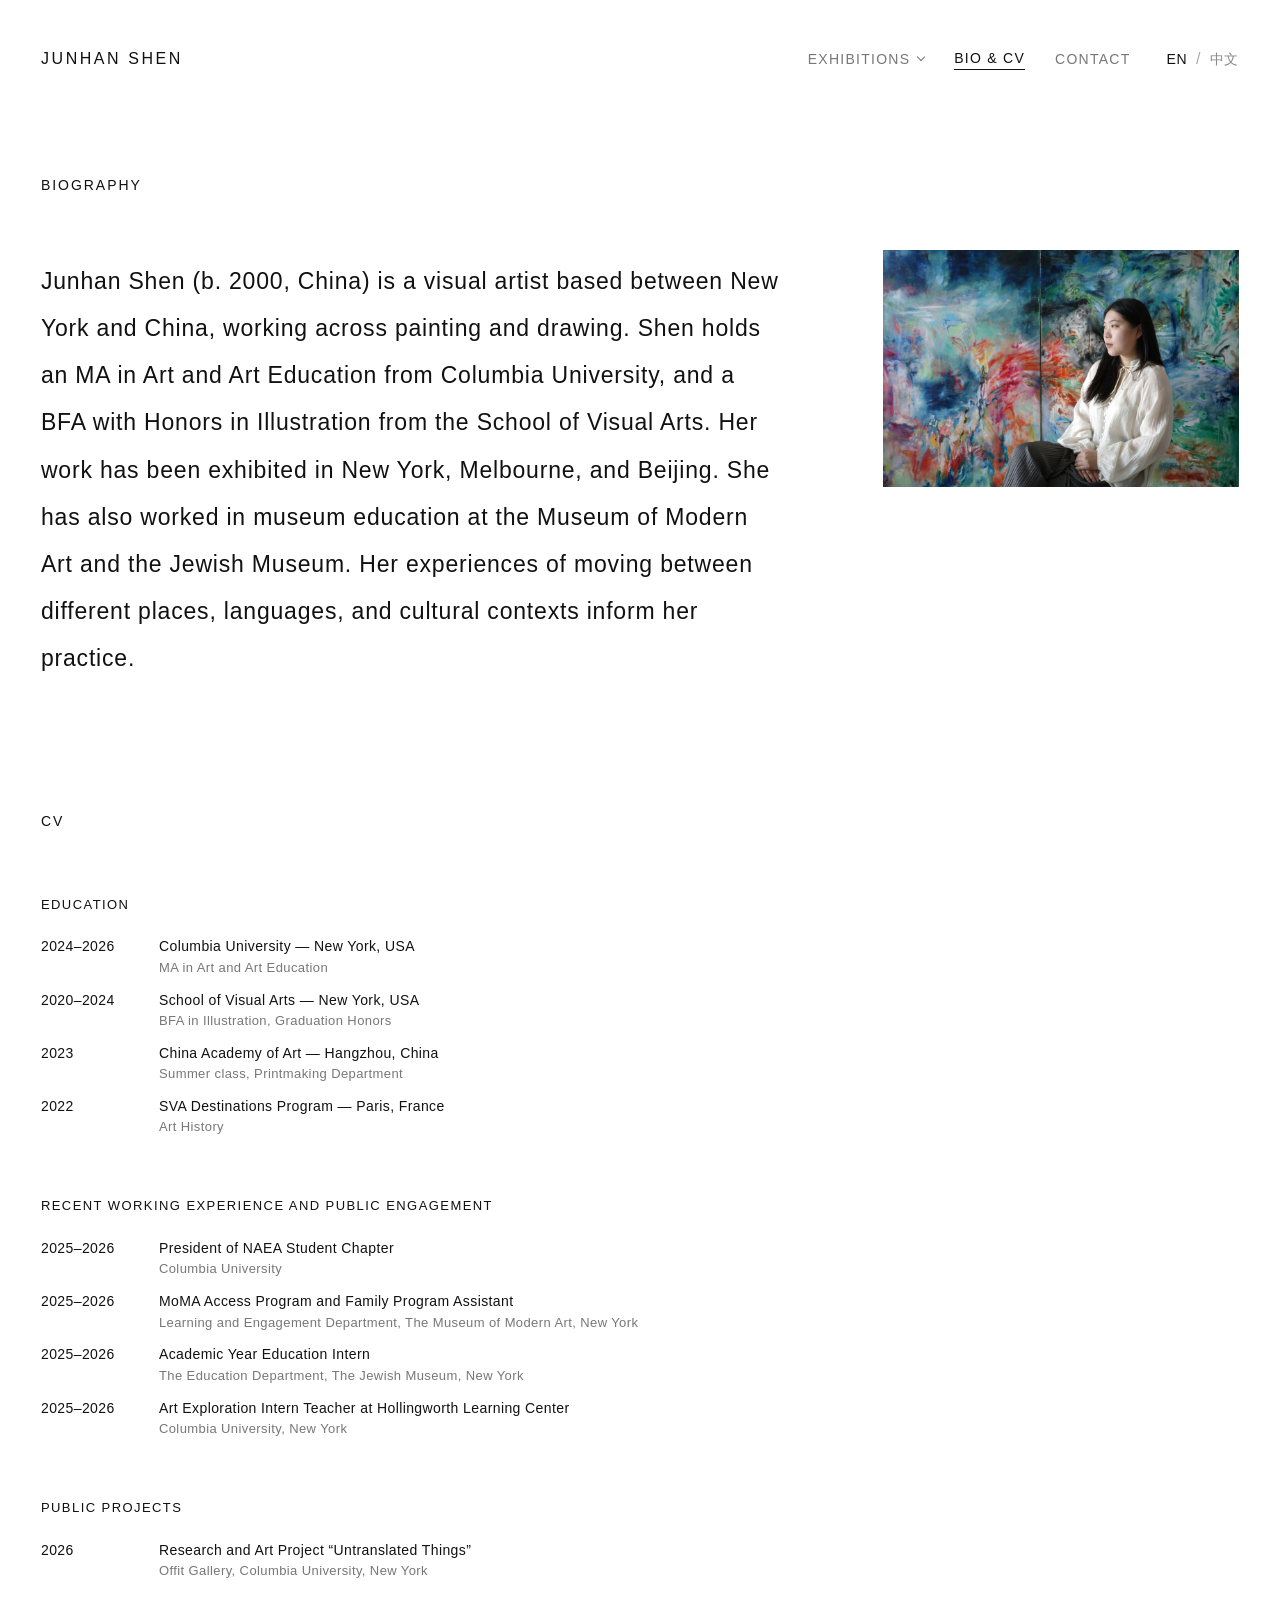
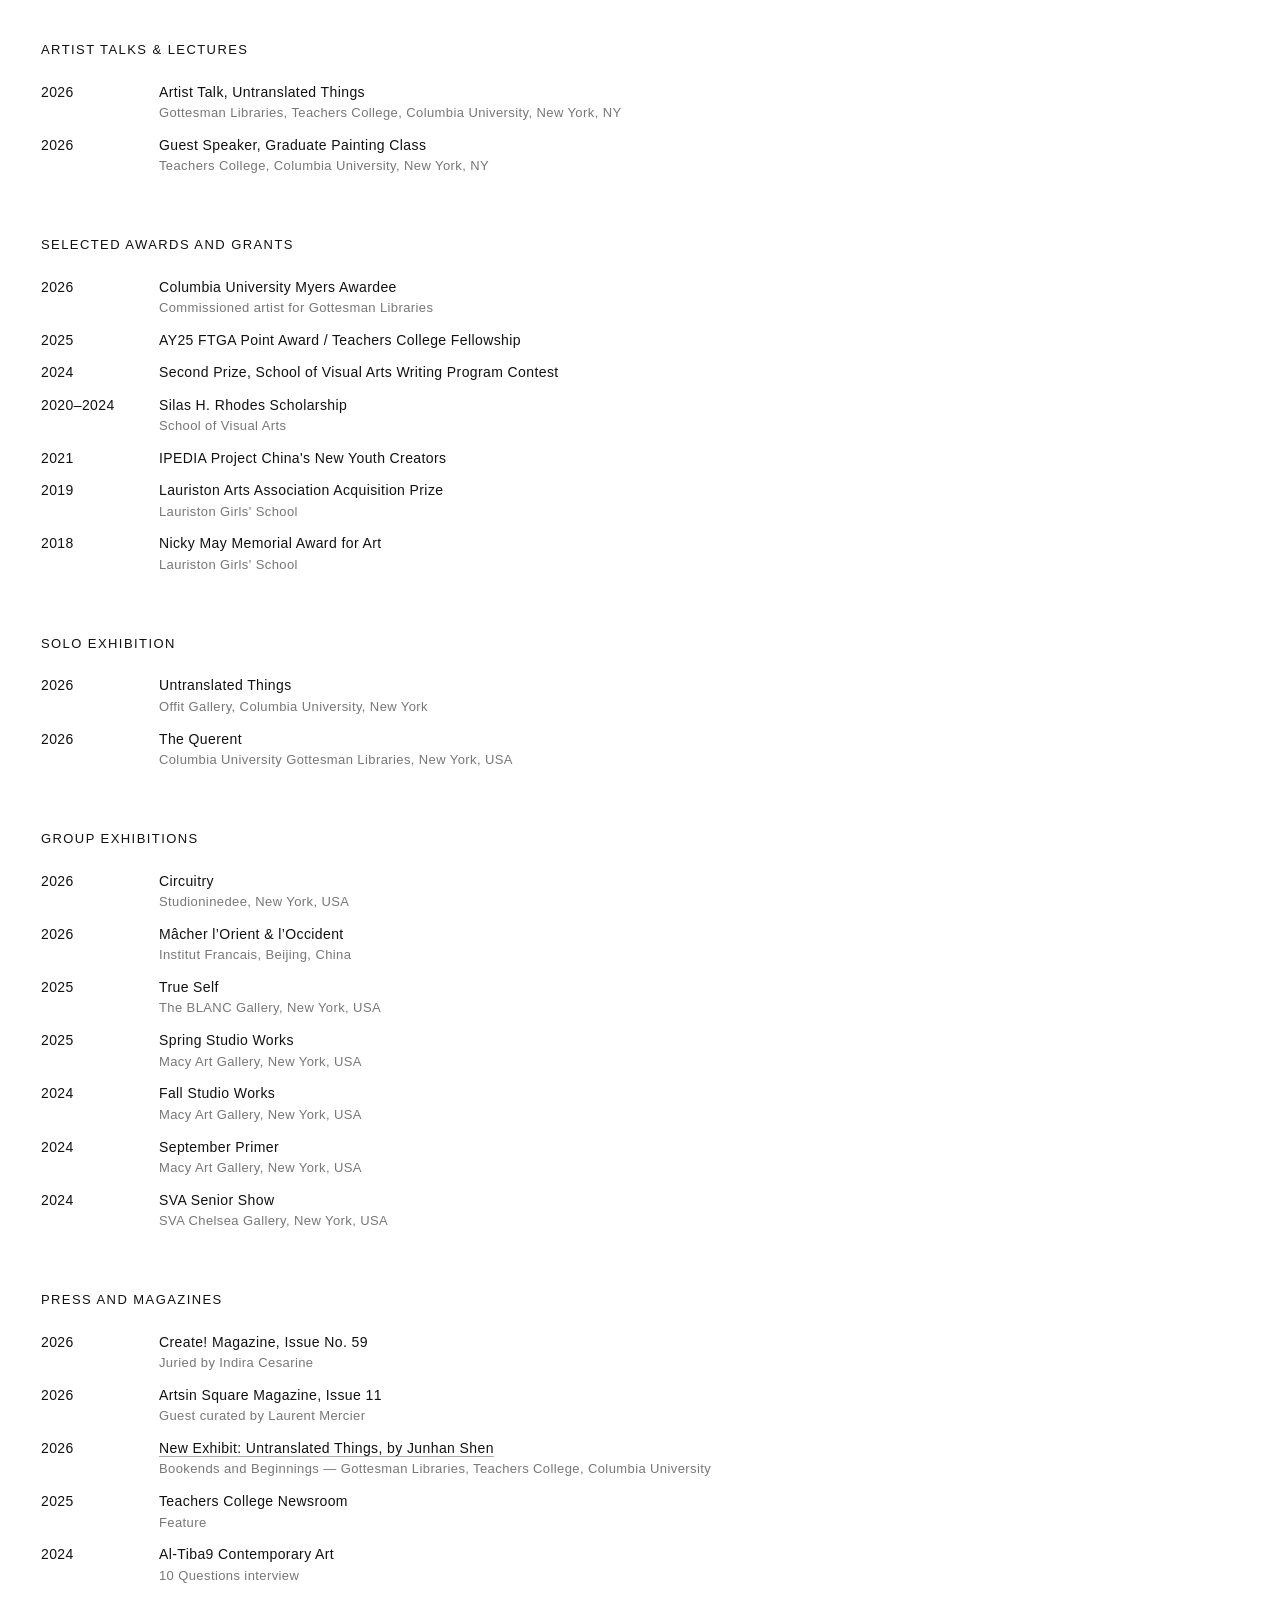
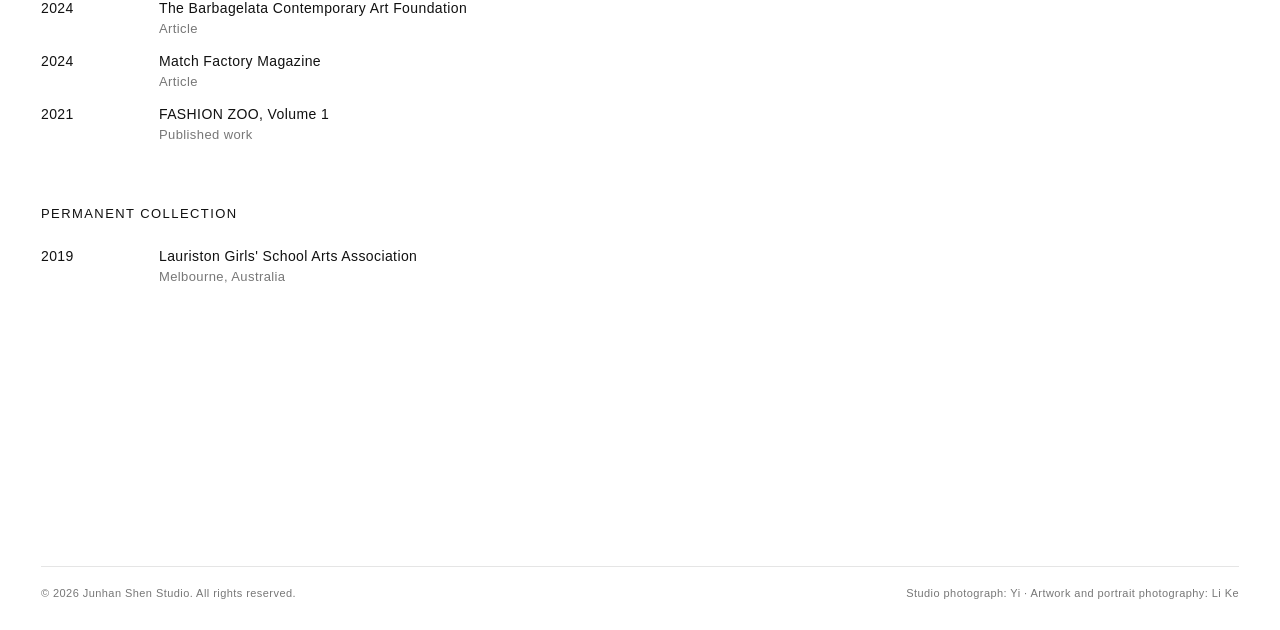
<file: biography.html>
<!doctype html><html lang="en"><head><meta charset="utf-8"><meta name="viewport" content="width=device-width,initial-scale=1"><title data-en="Biography &amp; CV — Junhan Shen" data-zh="简介与简历 — 沈隽涵">Biography &amp; CV — Junhan Shen</title><link rel="stylesheet" href="style.css?v=20261024-mobile-menu-fix"></head><body><header class="site-header"><a class="name" href="index.html">JUNHAN SHEN</a><button class="menu" type="button" aria-label="Toggle menu" data-label-en="Toggle menu" data-label-zh="切换菜单" data-en="Menu" data-zh="菜单" aria-expanded="false" aria-controls="main-navigation">Menu</button><nav id="main-navigation" aria-label="Main navigation" data-label-en="Main navigation" data-label-zh="主导航"><div class="nav-exhibitions"><button type="button" class="nav-exhibitions-toggle" aria-expanded="false" aria-controls="exhibition-menu" data-en="Exhibitions" data-zh="展览">Exhibitions</button><div class="exhibition-menu" id="exhibition-menu" hidden><a href="untranslated-things.html" data-en="Untranslated Things" data-zh="Untranslated Things（未译之物）">Untranslated Things</a><a href="circuitry.html">Circuitry</a></div></div><a href="biography.html" data-en="Bio &amp; CV" data-zh="简介与简历">Bio &amp; CV</a><a href="contact.html" data-en="Contact" data-zh="联系">Contact</a><span class="lang"><button type="button" data-lang="en">EN</button><i>/</i><button type="button" data-lang="zh">中文</button></span></nav></header><main class="page biography-page"><div class="bio-layout"><section aria-labelledby="bio-heading"><h1 class="page-title" id="bio-heading" data-en="Biography" data-zh="艺术家简介">Biography</h1><p class="bio-copy" data-en="Junhan Shen (b. 2000, China) is a visual artist based between New York and China, working across painting and drawing. Shen holds an MA in Art and Art Education from Columbia University, and a BFA with Honors in Illustration from the School of Visual Arts. Her work has been exhibited in New York, Melbourne, and Beijing. She has also worked in museum education at the Museum of Modern Art and the Jewish Museum. Her experiences of moving between different places, languages, and cultural contexts inform her practice." data-zh="沈隽涵（2000年生于中国）是一位在纽约与中国两地生活和创作的视觉艺术家，主要从事绘画与素描创作。她获哥伦比亚大学艺术与艺术教育硕士学位，以及纽约视觉艺术学院插画专业荣誉学士学位。她的作品曾在纽约、墨尔本和北京展出，并曾在纽约现代艺术博物馆及犹太博物馆从事博物馆教育工作。她在不同地域、语言与文化语境之间迁移的经历持续影响着她的艺术实践。">Junhan Shen (b. 2000, China) is a visual artist based between New York and China, working across painting and drawing. Shen holds an MA in Art and Art Education from Columbia University, and a BFA with Honors in Illustration from the School of Visual Arts. Her work has been exhibited in New York, Melbourne, and Beijing. She has also worked in museum education at the Museum of Modern Art and the Jewish Museum. Her experiences of moving between different places, languages, and cultural contexts inform her practice.</p></section><figure class="bio-photo"><img src="IMG_3275.JPG" alt="Junhan Shen"></figure></div><section class="cv" id="cv" aria-labelledby="cv-heading"><h2 class="page-title" id="cv-heading" data-en="CV" data-zh="简历">CV</h2><div class="cv-section"><h3 data-en="Education" data-zh="教育经历">Education</h3><div class="cv-row"><span>2024–2026</span><div><strong data-en="Columbia University — New York, USA" data-zh="哥伦比亚大学 — 美国纽约">Columbia University — New York, USA</strong><small data-en="MA in Art and Art Education" data-zh="艺术与艺术教育硕士">MA in Art and Art Education</small></div></div><div class="cv-row"><span>2020–2024</span><div><strong data-en="School of Visual Arts — New York, USA" data-zh="纽约视觉艺术学院 — 美国纽约">School of Visual Arts — New York, USA</strong><small data-en="BFA in Illustration, Graduation Honors" data-zh="插画艺术学士，荣誉毕业">BFA in Illustration, Graduation Honors</small></div></div><div class="cv-row"><span>2023</span><div><strong data-en="China Academy of Art — Hangzhou, China" data-zh="中国美术学院 — 中国杭州">China Academy of Art — Hangzhou, China</strong><small data-en="Summer class, Printmaking Department" data-zh="版画系暑期课程">Summer class, Printmaking Department</small></div></div><div class="cv-row"><span>2022</span><div><strong data-en="SVA Destinations Program — Paris, France" data-zh="纽约视觉艺术学院海外课程 — 法国巴黎">SVA Destinations Program — Paris, France</strong><small data-en="Art History" data-zh="艺术史">Art History</small></div></div></div>
<div class="cv-section"><h3 data-en="Recent Working Experience and Public Engagement" data-zh="近期工作与公众参与">Recent Working Experience and Public Engagement</h3><div class="cv-row"><span>2025–2026</span><div><strong data-en="President of NAEA Student Chapter" data-zh="美国国家艺术教育协会（NAEA）学生分会主席">President of NAEA Student Chapter</strong><small data-en="Columbia University" data-zh="哥伦比亚大学">Columbia University</small></div></div><div class="cv-row"><span>2025–2026</span><div><strong data-en="MoMA Access Program and Family Program Assistant" data-zh="纽约现代艺术博物馆（MoMA）无障碍与家庭项目助理">MoMA Access Program and Family Program Assistant</strong><small data-en="Learning and Engagement Department, The Museum of Modern Art, New York" data-zh="纽约现代艺术博物馆学习与公众参与部">Learning and Engagement Department, The Museum of Modern Art, New York</small></div></div><div class="cv-row"><span>2025–2026</span><div><strong data-en="Academic Year Education Intern" data-zh="学年教育实习生">Academic Year Education Intern</strong><small data-en="The Education Department, The Jewish Museum, New York" data-zh="纽约犹太博物馆教育部">The Education Department, The Jewish Museum, New York</small></div></div><div class="cv-row"><span>2025–2026</span><div><strong data-en="Art Exploration Intern Teacher at Hollingworth Learning Center" data-zh="Hollingworth 学习中心艺术探索课程实习教师">Art Exploration Intern Teacher at Hollingworth Learning Center</strong><small data-en="Columbia University, New York" data-zh="哥伦比亚大学，纽约">Columbia University, New York</small></div></div></div>
<div class="cv-section"><h3 data-en="Public Projects" data-zh="公共项目">Public Projects</h3>
<div class="cv-row"><span>2026</span><div><strong data-en="Research and Art Project “Untranslated Things”" data-zh="研究与艺术项目“Untranslated Things（未译之物）”">Research and Art Project “Untranslated Things”</strong><small data-en="Offit Gallery, Columbia University, New York" data-zh="Offit 画廊，哥伦比亚大学，纽约">Offit Gallery, Columbia University, New York</small></div></div>
</div>
<div class="cv-section"><h3 data-en="Artist Talks &amp; Lectures" data-zh="艺术家讲座与授课">Artist Talks &amp; Lectures</h3>
<div class="cv-row"><span>2026</span><div><strong data-en="Artist Talk, Untranslated Things" data-zh="艺术家讲座，Untranslated Things（未译之物）">Artist Talk, Untranslated Things</strong><small data-en="Gottesman Libraries, Teachers College, Columbia University, New York, NY" data-zh="Gottesman 图书馆，哥伦比亚大学教育学院，美国纽约">Gottesman Libraries, Teachers College, Columbia University, New York, NY</small></div></div>
<div class="cv-row"><span>2026</span><div><strong data-en="Guest Speaker, Graduate Painting Class" data-zh="研究生绘画课程特邀讲者">Guest Speaker, Graduate Painting Class</strong><small data-en="Teachers College, Columbia University, New York, NY" data-zh="哥伦比亚大学教育学院，美国纽约">Teachers College, Columbia University, New York, NY</small></div></div>
</div>
<div class="cv-section"><h3 data-en="Selected Awards and Grants" data-zh="获奖与资助（选录）">Selected Awards and Grants</h3>
<div class="cv-row"><span>2026</span><div><strong data-en="Columbia University Myers Awardee" data-zh="哥伦比亚大学 Myers 奖获得者">Columbia University Myers Awardee</strong><small data-en="Commissioned artist for Gottesman Libraries" data-zh="Gottesman 图书馆委任艺术家">Commissioned artist for Gottesman Libraries</small></div></div>
<div class="cv-row"><span>2025</span><div><strong data-en="AY25 FTGA Point Award / Teachers College Fellowship" data-zh="AY25 FTGA 奖学金 / 哥伦比亚大学教育学院奖学金">AY25 FTGA Point Award / Teachers College Fellowship</strong></div></div>
<div class="cv-row"><span>2024</span><div><strong data-en="Second Prize, School of Visual Arts Writing Program Contest" data-zh="纽约视觉艺术学院写作比赛二等奖">Second Prize, School of Visual Arts Writing Program Contest</strong></div></div>
<div class="cv-row"><span>2020–2024</span><div><strong data-en="Silas H. Rhodes Scholarship" data-zh="Silas H. Rhodes 奖学金">Silas H. Rhodes Scholarship</strong><small data-en="School of Visual Arts" data-zh="纽约视觉艺术学院">School of Visual Arts</small></div></div>
<div class="cv-row"><span>2021</span><div><strong data-en="IPEDIA Project China&#x27;s New Youth Creators" data-zh="IPEDIA 中国新青年创作者项目">IPEDIA Project China&#x27;s New Youth Creators</strong></div></div>
<div class="cv-row"><span>2019</span><div><strong data-en="Lauriston Arts Association Acquisition Prize" data-zh="Lauriston 艺术协会作品收藏奖">Lauriston Arts Association Acquisition Prize</strong><small data-en="Lauriston Girls&#x27; School" data-zh="Lauriston 女子学校">Lauriston Girls&#x27; School</small></div></div>
<div class="cv-row"><span>2018</span><div><strong data-en="Nicky May Memorial Award for Art" data-zh="Nicky May 艺术纪念奖">Nicky May Memorial Award for Art</strong><small data-en="Lauriston Girls&#x27; School" data-zh="Lauriston 女子学校">Lauriston Girls&#x27; School</small></div></div>
</div>
<div class="cv-section"><h3 data-en="Solo Exhibition" data-zh="个展">Solo Exhibition</h3>
<div class="cv-row"><span>2026</span><div><strong data-en="Untranslated Things" data-zh="Untranslated Things（未译之物）">Untranslated Things</strong><small data-en="Offit Gallery, Columbia University, New York" data-zh="Offit 画廊，哥伦比亚大学，纽约">Offit Gallery, Columbia University, New York</small></div></div>
<div class="cv-row"><span>2026</span><div><strong data-en="The Querent" data-zh="The Querent（问卜者）">The Querent</strong><small data-en="Columbia University Gottesman Libraries, New York, USA" data-zh="哥伦比亚大学 Gottesman 图书馆，美国纽约">Columbia University Gottesman Libraries, New York, USA</small></div></div>
</div>
<div class="cv-section"><h3 data-en="Group Exhibitions" data-zh="群展">Group Exhibitions</h3><div class="cv-row"><span>2026</span><div><strong data-en="Circuitry" data-zh="Circuitry">Circuitry</strong><small data-en="Studioninedee, New York, USA" data-zh="Studioninedee，美国纽约">Studioninedee, New York, USA</small></div></div><div class="cv-row"><span>2026</span><div><strong data-en="Mâcher l’Orient &amp; l’Occident" data-zh="Mâcher l’Orient &amp; l’Occident">Mâcher l’Orient &amp; l’Occident</strong><small data-en="Institut Francais, Beijing, China" data-zh="法国文化中心，中国北京">Institut Francais, Beijing, China</small></div></div><div class="cv-row"><span>2025</span><div><strong data-en="True Self" data-zh="True Self（真实自我）">True Self</strong><small data-en="The BLANC Gallery, New York, USA" data-zh="BLANC 画廊，美国纽约">The BLANC Gallery, New York, USA</small></div></div><div class="cv-row"><span>2025</span><div><strong data-en="Spring Studio Works" data-zh="春季工作室作品展">Spring Studio Works</strong><small data-en="Macy Art Gallery, New York, USA" data-zh="Macy 艺术画廊，美国纽约">Macy Art Gallery, New York, USA</small></div></div><div class="cv-row"><span>2024</span><div><strong data-en="Fall Studio Works" data-zh="秋季工作室作品展">Fall Studio Works</strong><small data-en="Macy Art Gallery, New York, USA" data-zh="Macy 艺术画廊，美国纽约">Macy Art Gallery, New York, USA</small></div></div><div class="cv-row"><span>2024</span><div><strong data-en="September Primer" data-zh="September Primer（九月序章）">September Primer</strong><small data-en="Macy Art Gallery, New York, USA" data-zh="Macy 艺术画廊，美国纽约">Macy Art Gallery, New York, USA</small></div></div><div class="cv-row"><span>2024</span><div><strong data-en="SVA Senior Show" data-zh="纽约视觉艺术学院毕业展">SVA Senior Show</strong><small data-en="SVA Chelsea Gallery, New York, USA" data-zh="纽约视觉艺术学院 Chelsea 画廊，美国纽约">SVA Chelsea Gallery, New York, USA</small></div></div></div>
<div class="cv-section"><h3 data-en="Press and Magazines" data-zh="媒体报道与杂志">Press and Magazines</h3><div class="cv-row"><span>2026</span><div><strong data-en="Create! Magazine, Issue No. 59" data-zh="《Create! Magazine》第59期">Create! Magazine, Issue No. 59</strong><small data-en="Juried by Indira Cesarine" data-zh="评审：Indira Cesarine">Juried by Indira Cesarine</small></div></div><div class="cv-row"><span>2026</span><div><strong data-en="Artsin Square Magazine, Issue 11" data-zh="《Artsin Square Magazine》第11期">Artsin Square Magazine, Issue 11</strong><small data-en="Guest curated by Laurent Mercier" data-zh="客座策展：Laurent Mercier">Guest curated by Laurent Mercier</small></div></div><div class="cv-row"><span>2026</span><div><strong><a href="https://library.tc.columbia.edu/news/content/2026/new-exhibit-untranslated-things-by-junhan-shen.php" target="_blank" rel="noopener noreferrer" data-en="New Exhibit: Untranslated Things, by Junhan Shen" data-zh="新展览：沈隽涵的 Untranslated Things（未译之物）">New Exhibit: Untranslated Things, by Junhan Shen</a></strong><small data-en="Bookends and Beginnings — Gottesman Libraries, Teachers College, Columbia University" data-zh="《Bookends and Beginnings》— 哥伦比亚大学教育学院 Gottesman 图书馆">Bookends and Beginnings — Gottesman Libraries, Teachers College, Columbia University</small></div></div><div class="cv-row"><span>2025</span><div><strong data-en="Teachers College Newsroom" data-zh="哥伦比亚大学教育学院新闻中心">Teachers College Newsroom</strong><small data-en="Feature" data-zh="专题报道">Feature</small></div></div><div class="cv-row"><span>2024</span><div><strong data-en="Al-Tiba9 Contemporary Art" data-zh="Al-Tiba9 当代艺术">Al-Tiba9 Contemporary Art</strong><small data-en="10 Questions interview" data-zh="十问访谈">10 Questions interview</small></div></div><div class="cv-row"><span>2024</span><div><strong data-en="The Barbagelata Contemporary Art Foundation" data-zh="Barbagelata 当代艺术基金会">The Barbagelata Contemporary Art Foundation</strong><small data-en="Article" data-zh="文章">Article</small></div></div><div class="cv-row"><span>2024</span><div><strong data-en="Match Factory Magazine" data-zh="《Match Factory》杂志">Match Factory Magazine</strong><small data-en="Article" data-zh="文章">Article</small></div></div><div class="cv-row"><span>2021</span><div><strong data-en="FASHION ZOO, Volume 1" data-zh="《FASHION ZOO》第一期">FASHION ZOO, Volume 1</strong><small data-en="Published work" data-zh="作品刊载">Published work</small></div></div></div>
<div class="cv-section"><h3 data-en="Permanent Collection" data-zh="永久收藏">Permanent Collection</h3><div class="cv-row"><span>2019</span><div><strong data-en="Lauriston Girls&#x27; School Arts Association" data-zh="Lauriston 女子学校艺术协会">Lauriston Girls' School Arts Association</strong><small data-en="Melbourne, Australia" data-zh="澳大利亚墨尔本">Melbourne, Australia</small></div></div></div></section></main><script src="site.js?v=20261024-mobile-menu-fix" defer></script><footer class="site-footer"><span data-en="© 2026 Junhan Shen Studio. All rights reserved." data-zh="© 2026 沈隽涵工作室。保留所有权利。">© 2026 Junhan Shen Studio. All rights reserved.</span><span class="credits" data-en="Studio photograph: Yi · Artwork and portrait photography: Li Ke" data-zh="工作室照片：Yi · 作品与肖像摄影：Li Ke">Studio photograph: Yi · Artwork and portrait photography: Li Ke</span></footer></body></html>
</file>
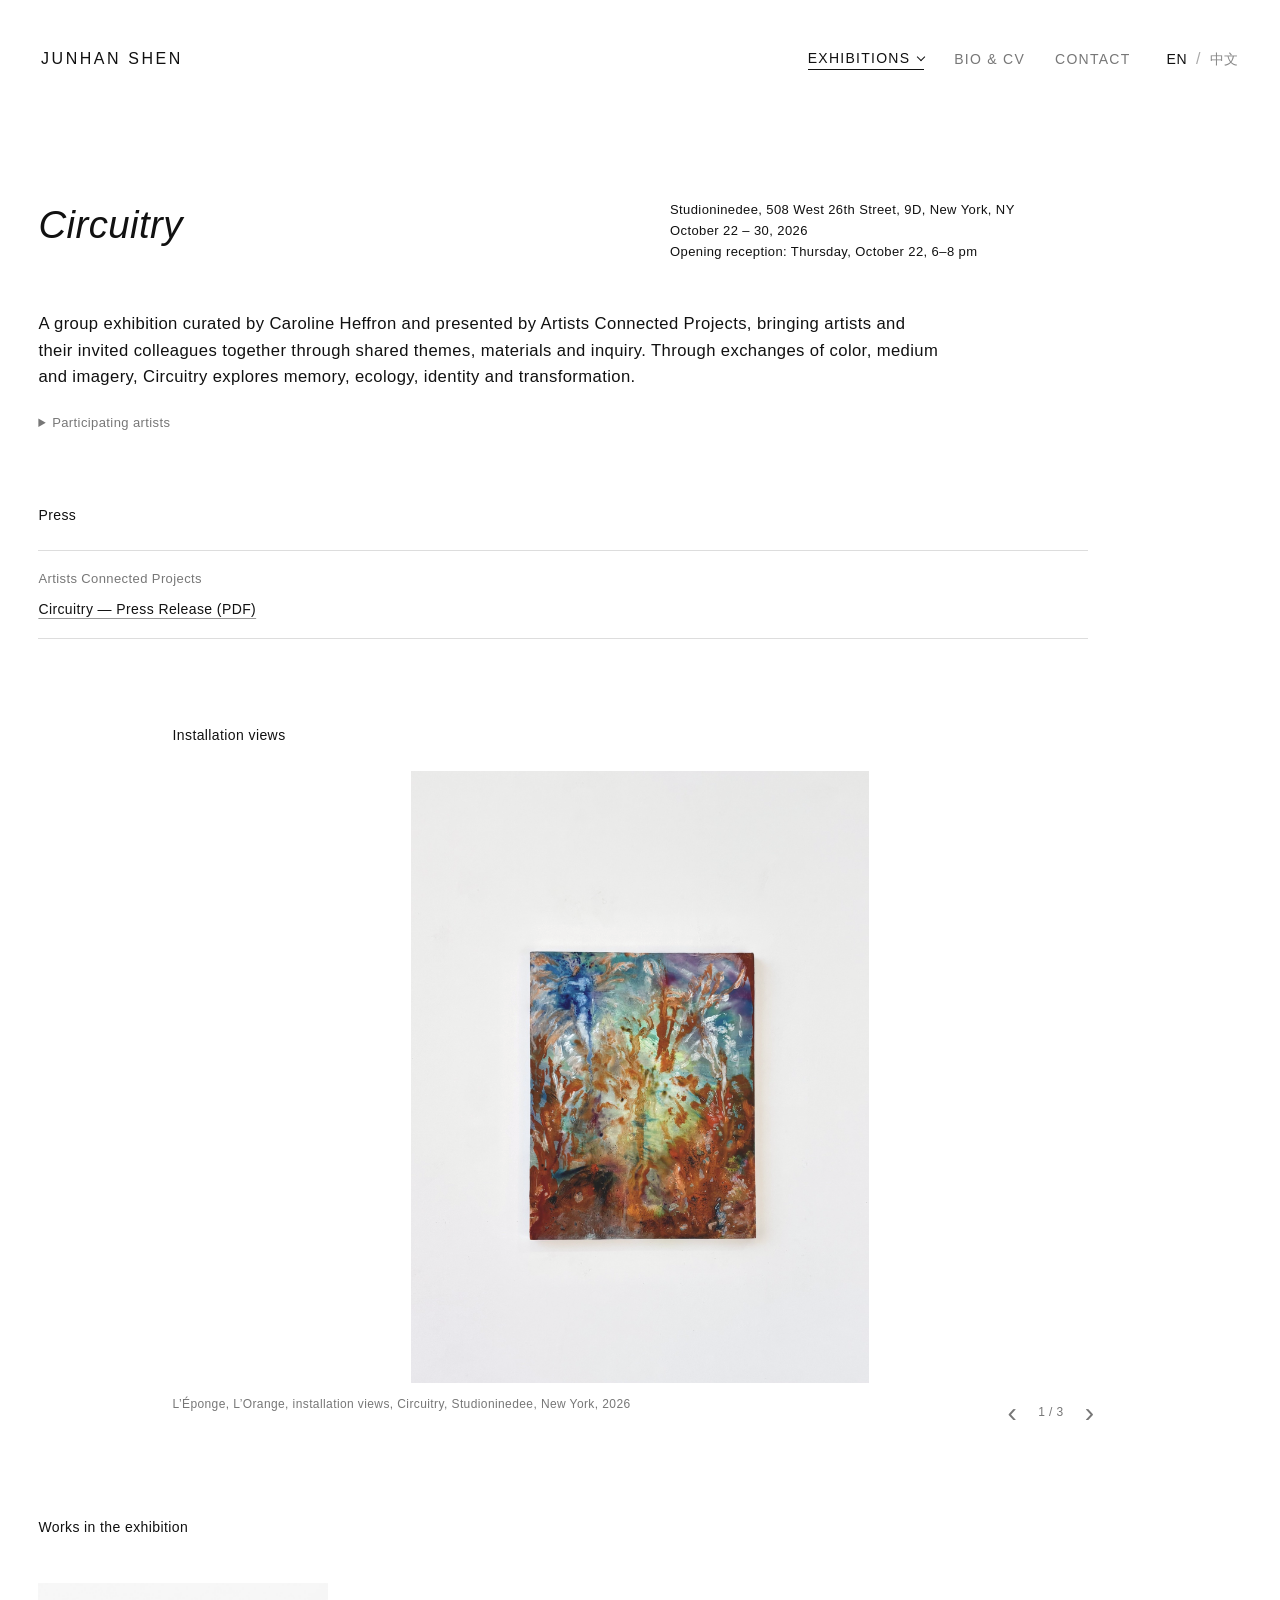
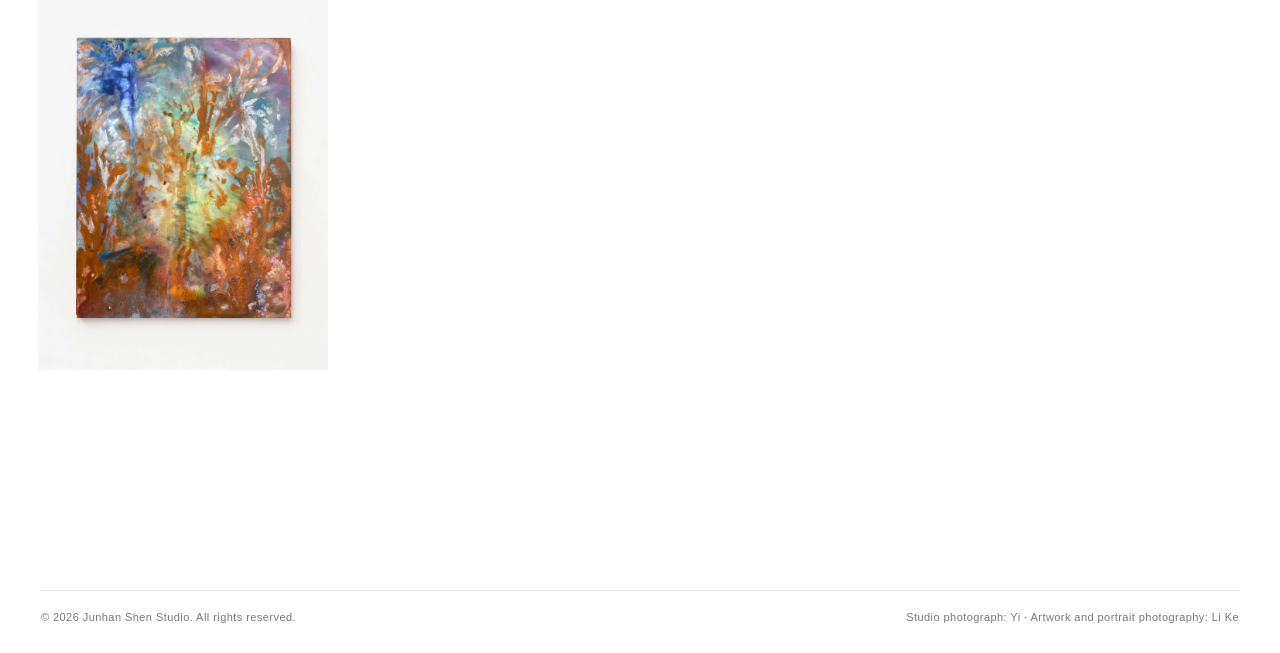
<file: circuitry.html>
<!doctype html><html lang="en"><head><meta charset="utf-8"><meta name="viewport" content="width=device-width,initial-scale=1"><title data-en="Circuitry — Junhan Shen" data-zh="Circuitry — 沈隽涵">Circuitry — Junhan Shen</title><link rel="stylesheet" href="style.css?v=20261030-circuitry-installation"></head><body><header class="site-header"><a class="name" href="index.html">JUNHAN SHEN</a><button class="menu" type="button" aria-label="Toggle menu" data-label-en="Toggle menu" data-label-zh="切换菜单" data-en="Menu" data-zh="菜单" aria-expanded="false" aria-controls="main-navigation">Menu</button><nav id="main-navigation" aria-label="Main navigation" data-label-en="Main navigation" data-label-zh="主导航"><div class="nav-exhibitions"><button type="button" class="nav-exhibitions-toggle" aria-expanded="false" aria-controls="exhibition-menu" data-en="Exhibitions" data-zh="展览">Exhibitions</button><div class="exhibition-menu" id="exhibition-menu" hidden><a href="untranslated-things.html" data-en="Untranslated Things" data-zh="Untranslated Things（未译之物）">Untranslated Things</a><a href="circuitry.html">Circuitry</a></div></div><a href="biography.html" data-en="Bio &amp; CV" data-zh="简介与简历">Bio &amp; CV</a><a href="contact.html" data-en="Contact" data-zh="联系">Contact</a><span class="lang"><button type="button" data-lang="en">EN</button><i>/</i><button type="button" data-lang="zh">中文</button></span></nav></header><main class="page works-page exhibition-detail"><div class="exhibition-head"><h1><em>Circuitry</em></h1><p><span data-en="Studioninedee, 508 West 26th Street, 9D, New York, NY" data-zh="Studioninedee，纽约，西26街508号9D室">Studioninedee, 508 West 26th Street, 9D, New York, NY</span><br><span data-en="October 22 – 30, 2026" data-zh="2026年10月22日—30日">October 22 – 30, 2026</span><br><span data-en="Opening reception: Thursday, October 22, 6–8 pm" data-zh="开幕酒会：10月22日（周四），18:00—20:00">Opening reception: Thursday, October 22, 6–8 pm</span></p></div><div class="exhibition-intro"><p class="exhibition-summary" data-en="A group exhibition curated by Caroline Heffron and presented by Artists Connected Projects, bringing artists and their invited colleagues together through shared themes, materials and inquiry. Through exchanges of color, medium and imagery, Circuitry explores memory, ecology, identity and transformation." data-zh="由 Caroline Heffron 策划、Artists Connected Projects 呈现的群展。艺术家与受邀同行通过共同的主题、材料和创作研究建立联系。展览围绕色彩、媒介与图像的交流，探讨记忆、生态、身份与转变。">A group exhibition curated by Caroline Heffron and presented by Artists Connected Projects, bringing artists and their invited colleagues together through shared themes, materials and inquiry. Through exchanges of color, medium and imagery, Circuitry explores memory, ecology, identity and transformation.</p><details class="exhibition-participants"><summary data-en="Participating artists" data-zh="参展艺术家">Participating artists</summary><p>Yasmeen Abdallah, Natale Adgnot, Earth Ængel, Nicole Basilone, Sue Beyer, Julia Blume, Teja Clayman, Nicole Cooper, Nancy Elsamanoudi, Yining Fang, Shiraz Fazli, Caroline Heffron, Ivy Hickam, Sierra Iturrino, Nicole Licht, Emily McGill, Megan Nugroho, Avani Patel, Andrea Carola Robes, Christopher Santiago, Melinda Kiefer Santiago, Lisa Schonberg, Junhan Shen, Darcy Spitz, Christl Stringer, Sam Ticknor, Noelle Timmons, Tracy von Ahsen and Dayra Warner.</p></details></div><section class="exhibition-press" id="press" aria-labelledby="press-heading">
  <h2 id="press-heading" data-en="Press" data-zh="新闻与报道">Press</h2>
  <div class="press-list">
    <article class="press-item">
      <p>Artists Connected Projects</p>
      <a href="press/circuitry-press-release.pdf" type="application/pdf" target="_blank" rel="noopener noreferrer" data-en="Circuitry — Press Release (PDF)" data-zh="Circuitry — 新闻稿（PDF）">Circuitry — Press Release (PDF)</a>
    </article>
  </div>
</section>
<section class="exhibition-images installation-gallery circuitry-installation" id="installation-views" data-installation-gallery aria-labelledby="installation-heading">
  <svg class="installation-color-defs" aria-hidden="true" focusable="false" xmlns="http://www.w3.org/2000/svg">
    <defs>
      <!-- Neutralize the gallery lighting using the original photographs, without resampling their detail. -->
      <filter id="circuitry-installation-front-tone" color-interpolation-filters="sRGB">
        <feColorMatrix type="matrix" values="1.064 0 0 0 0  0 1.059 0 0 0  0 0 1.078 0 0  0 0 0 1 0"/>
      </filter>
      <filter id="circuitry-installation-right-tone" color-interpolation-filters="sRGB">
        <feColorMatrix type="matrix" values="1.067 0 0 0 0  0 1.044 0 0 0  0 0 1.102 0 0  0 0 0 1 0"/>
      </filter>
      <filter id="circuitry-installation-left-tone" color-interpolation-filters="sRGB">
        <feColorMatrix type="matrix" values="0.981 0 0 0 0  0 0.977 0 0 0  0 0 0.985 0 0  0 0 0 1 0"/>
      </filter>
    </defs>
  </svg>
  <h2 id="installation-heading" data-en="Installation views" data-zh="展览现场">Installation views</h2>
  <figure class="installation-figure">
    <div class="installation-stage">
      <button class="installation-image" type="button" aria-label="Pause slideshow" aria-pressed="false" aria-describedby="installation-caption">
        <img data-installation-slide style="filter:url(#circuitry-installation-front-tone)" src="images/circuitry/installation-01-20261030.jpg" width="1535" height="2048" alt="Frontal installation view of L’Éponge, L’Orange at Circuitry, Studioninedee, New York" data-alt-en="Frontal installation view of L’Éponge, L’Orange at Circuitry, Studioninedee, New York" data-alt-zh="Circuitry 展览中《海绵，橙子》的正面展陈视图，纽约 Studioninedee" loading="lazy" decoding="async" draggable="false">
        <img data-installation-slide style="filter:url(#circuitry-installation-right-tone)" src="images/circuitry/installation-02-20261030.jpg" width="1536" height="2047" alt="Oblique installation view of L’Éponge, L’Orange showing the right edge of the wood panel" data-alt-en="Oblique installation view of L’Éponge, L’Orange showing the right edge of the wood panel" data-alt-zh="《海绵，橙子》的斜角展陈视图，可见木板右侧边缘" loading="lazy" decoding="async" draggable="false" hidden>
        <img data-installation-slide style="filter:url(#circuitry-installation-left-tone)" src="images/circuitry/installation-03-20261030.jpg" width="1536" height="2048" alt="Close oblique installation view of L’Éponge, L’Orange showing its painted surface and left panel edge" data-alt-en="Close oblique installation view of L’Éponge, L’Orange showing its painted surface and left panel edge" data-alt-zh="《海绵，橙子》的近距离斜角展陈视图，展示画面肌理与木板左侧边缘" loading="lazy" decoding="async" draggable="false" hidden>
      </button>
    </div>
    <figcaption class="installation-caption" id="installation-caption">
      <p data-en="L’Éponge, L’Orange, installation views, Circuitry, Studioninedee, New York, 2026" data-zh="《海绵，橙子》展陈现场，Circuitry，Studioninedee，纽约，2026">L’Éponge, L’Orange, installation views, Circuitry, Studioninedee, New York, 2026</p>
      <div class="installation-controls">
        <button class="installation-arrow installation-prev" type="button" aria-label="Previous photograph" data-label-en="Previous photograph" data-label-zh="上一张照片"><span aria-hidden="true">‹</span></button>
        <span class="installation-count" aria-live="off" aria-atomic="true">1 / 3</span>
        <button class="installation-arrow installation-next" type="button" aria-label="Next photograph" data-label-en="Next photograph" data-label-zh="下一张照片"><span aria-hidden="true">›</span></button>
      </div>
    </figcaption>
  </figure>
</section><section class="exhibition-works"><h2 data-en="Works in the exhibition" data-zh="展出作品">Works in the exhibition</h2><div class="work-grid circuitry-grid"><figure class="work-card work-small" data-index="0" data-title="L’Éponge, L’Orange" data-year="2026" data-medium="Mixed media on wood" data-size="14 × 11 in" data-src="L’Éponge, L’Orange.jpg" data-quote="" data-source="" data-title-zh="海绵，橙子" data-medium-zh="木板综合材料" data-quote-zh="" data-source-zh="" data-description="Inspired by Francis Ponge’s poem L’Orange, this painting explores the sensory life of an ordinary fruit. Pressure, rupture, flavor, aroma and the persistence of the seed connect bodily feeling with nature. I approach these sensations as metaphors for psychological experience, seeking a connection with vulnerability and organic rhythms amid an increasingly mediated and repetitive daily life." data-description-zh="这件作品从弗朗西斯·庞热的诗《橙子》出发，关注一种日常水果的感官世界。挤压、破裂、味道、气息和种子的留存，使身体感受与自然发生联系。我将这些感受视为心理活动的隐喻，在日益被媒介塑造、趋于重复的日常生活中，寻找与脆弱感和生命节律重新相连的可能。"><img src="L’Éponge, L’Orange.jpg" alt="L’Éponge, L’Orange" width="1500" height="2000" loading="lazy"></figure></div></section></main><div class="viewer" id="viewer"><button class="viewer-close" aria-label="Close" data-label-en="Close" data-label-zh="关闭">×</button><button class="viewer-prev" aria-label="Previous" data-label-en="Previous" data-label-zh="上一件作品">‹</button><div class="viewer-info"><p><em id="viewer-title"></em><br><span id="viewer-year"></span><br><span id="viewer-medium"></span><br><span id="viewer-size"></span></p><p class="viewer-description" id="viewer-description" hidden></p><blockquote id="viewer-quote"></blockquote><p class="viewer-source" id="viewer-source"></p></div><div class="viewer-art"><img id="viewer-image" alt=""></div><button class="viewer-next" aria-label="Next" data-label-en="Next" data-label-zh="下一件作品">›</button></div><script src="site.js?v=20261024-mobile-menu-fix" defer></script><script src="installation-gallery.js?v=20261020-collage" defer></script><footer class="site-footer"><span data-en="© 2026 Junhan Shen Studio. All rights reserved." data-zh="© 2026 沈隽涵工作室。保留所有权利。">© 2026 Junhan Shen Studio. All rights reserved.</span><span class="credits" data-en="Studio photograph: Yi · Artwork and portrait photography: Li Ke" data-zh="工作室照片：Yi · 作品与肖像摄影：Li Ke">Studio photograph: Yi · Artwork and portrait photography: Li Ke</span></footer></body></html>
</file>
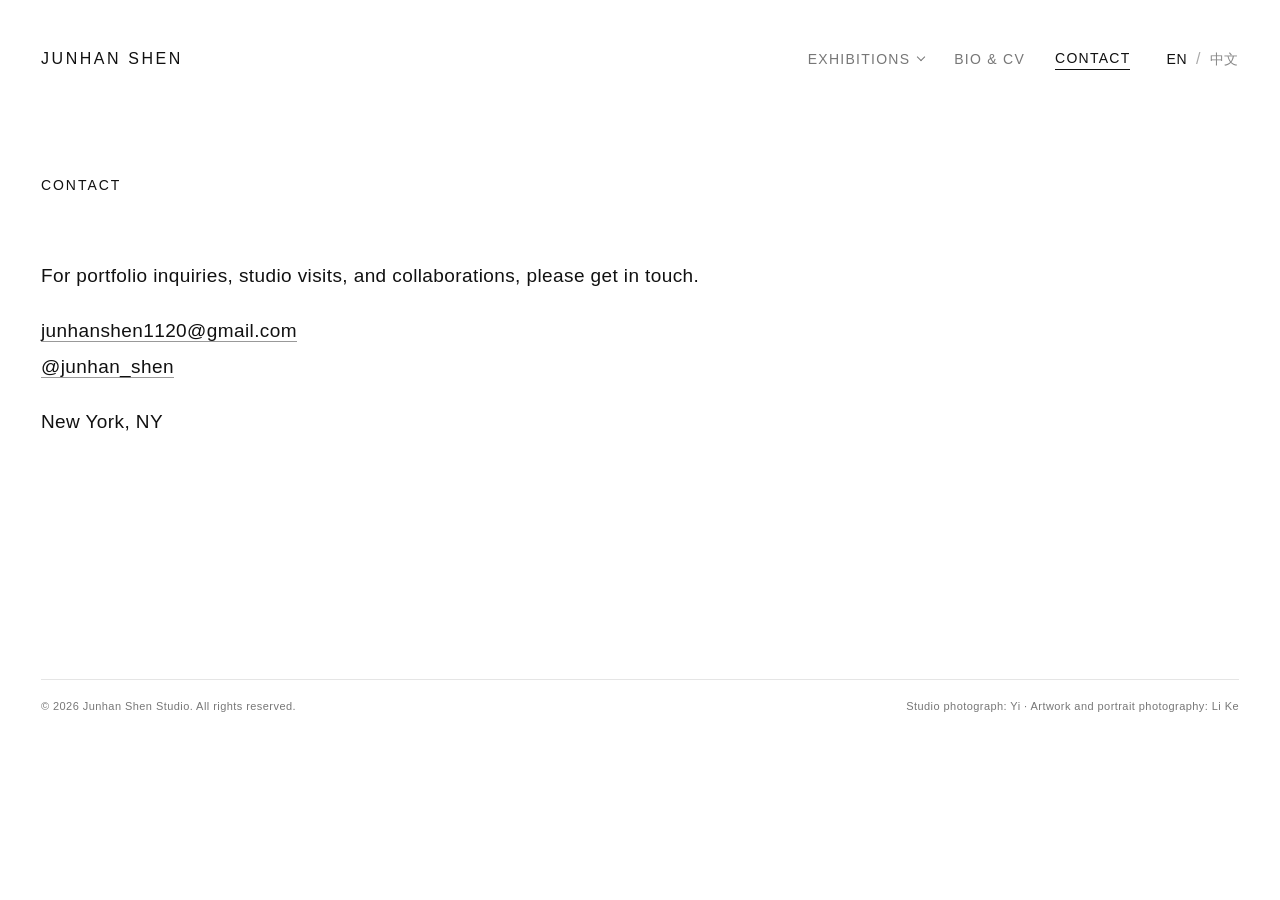
<file: contact.html>
<!doctype html><html lang="en"><head><meta charset="utf-8"><meta name="viewport" content="width=device-width,initial-scale=1"><title>Contact — Junhan Shen</title><link rel="stylesheet" href="style.css?v=20261024-mobile-menu-fix"></head><body><header class="site-header"><a class="name" href="index.html">JUNHAN SHEN</a><button class="menu" type="button" aria-label="Toggle menu" data-label-en="Toggle menu" data-label-zh="切换菜单" data-en="Menu" data-zh="菜单" aria-expanded="false" aria-controls="main-navigation">Menu</button><nav id="main-navigation" aria-label="Main navigation" data-label-en="Main navigation" data-label-zh="主导航"><div class="nav-exhibitions"><button type="button" class="nav-exhibitions-toggle" aria-expanded="false" aria-controls="exhibition-menu" data-en="Exhibitions" data-zh="展览">Exhibitions</button><div class="exhibition-menu" id="exhibition-menu" hidden><a href="untranslated-things.html" data-en="Untranslated Things" data-zh="Untranslated Things（未译之物）">Untranslated Things</a><a href="circuitry.html">Circuitry</a></div></div><a href="biography.html" data-en="Bio &amp; CV" data-zh="简介与简历">Bio &amp; CV</a><a href="contact.html" data-en="Contact" data-zh="联系">Contact</a><span class="lang"><button type="button" data-lang="en">EN</button><i>/</i><button type="button" data-lang="zh">中文</button></span></nav></header><main class="page text-page"><h1 class="page-title" data-en="Contact" data-zh="联系">Contact</h1><div class="contact-copy"><p data-en="For portfolio inquiries, studio visits, and collaborations, please get in touch." data-zh="有关作品集咨询、工作室参观及合作事宜，欢迎联系。">For portfolio inquiries, studio visits, and collaborations, please get in touch.</p><p><a href="mailto:junhanshen1120@gmail.com">junhanshen1120@gmail.com</a><br><a href="https://www.instagram.com/junhan_shen/" target="_blank" rel="noreferrer">@junhan_shen</a></p><p>New York, NY</p></div></main><script src="site.js?v=20261024-mobile-menu-fix" defer></script><footer class="site-footer"><span data-en="© 2026 Junhan Shen Studio. All rights reserved." data-zh="© 2026 沈隽涵工作室。保留所有权利。">© 2026 Junhan Shen Studio. All rights reserved.</span><span class="credits" data-en="Studio photograph: Yi · Artwork and portrait photography: Li Ke" data-zh="工作室照片：Yi · 作品与肖像摄影：Li Ke">Studio photograph: Yi · Artwork and portrait photography: Li Ke</span></footer></body></html>
</file>
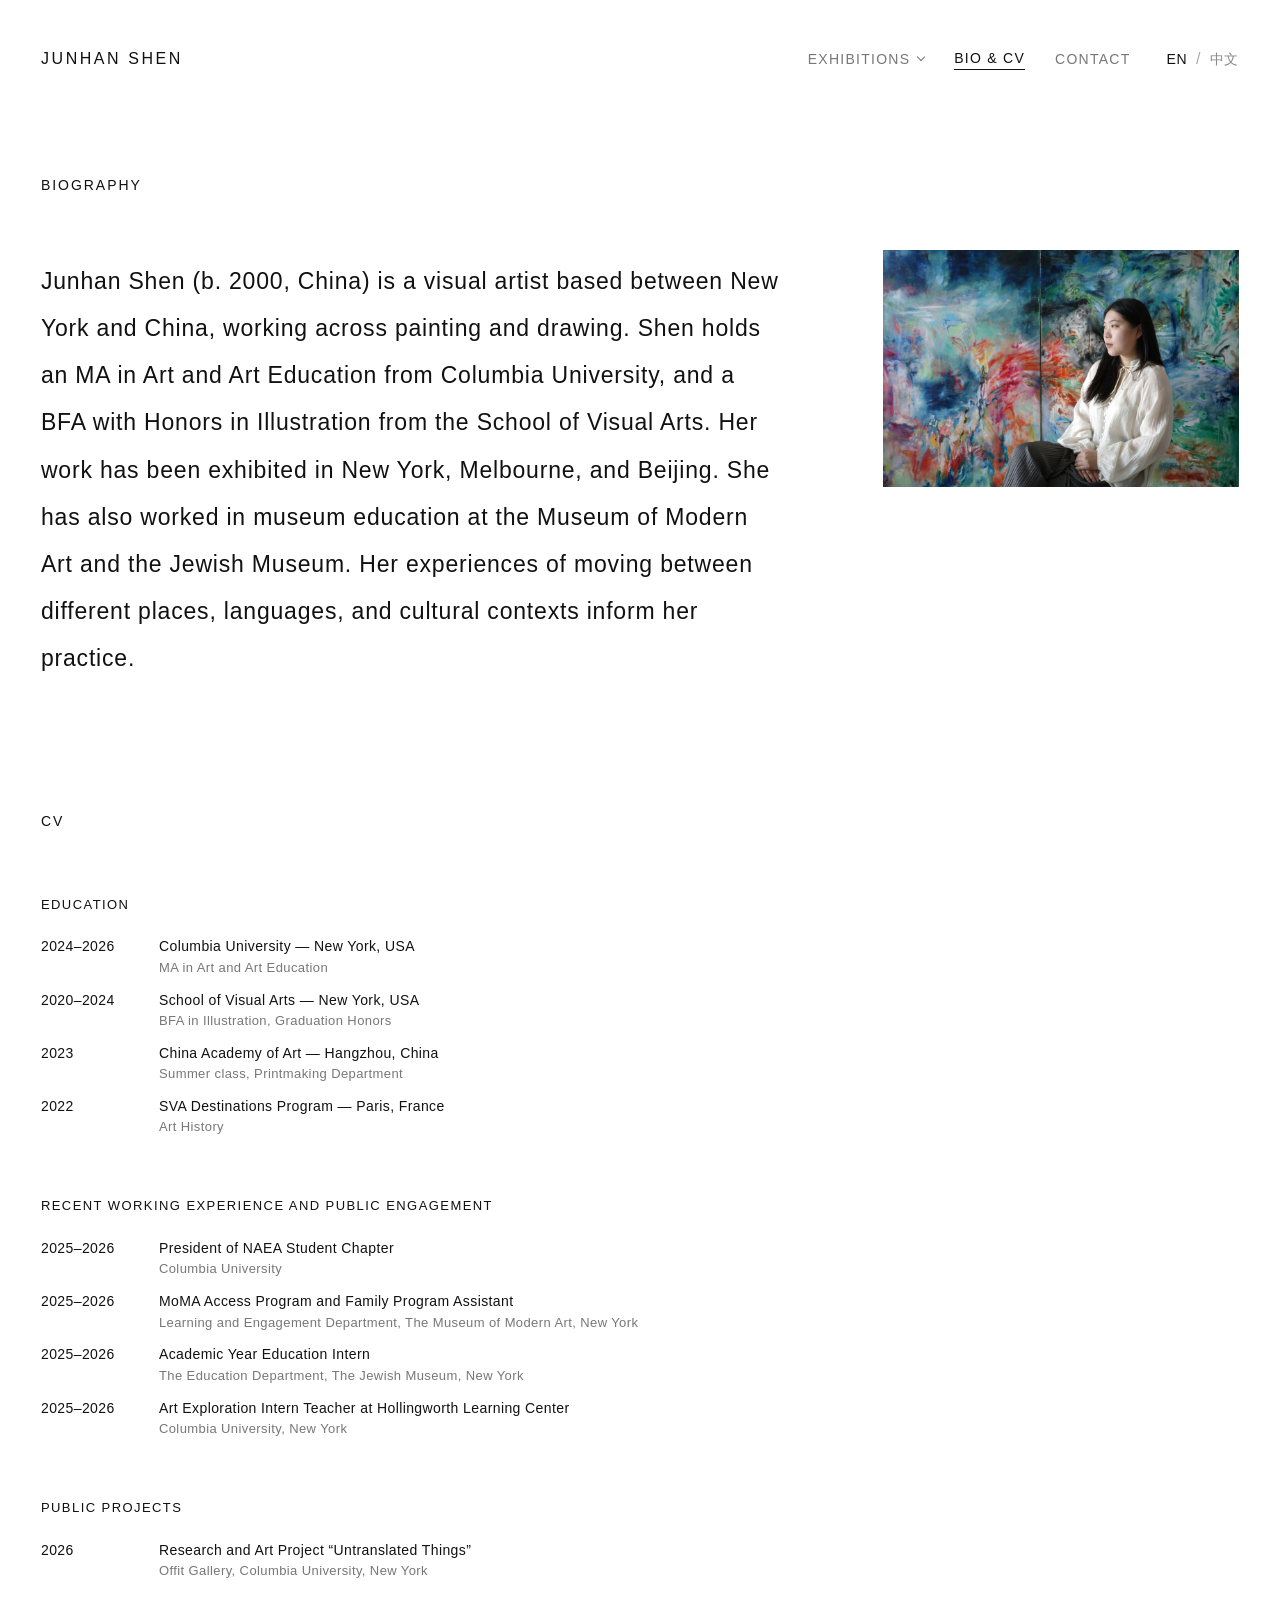
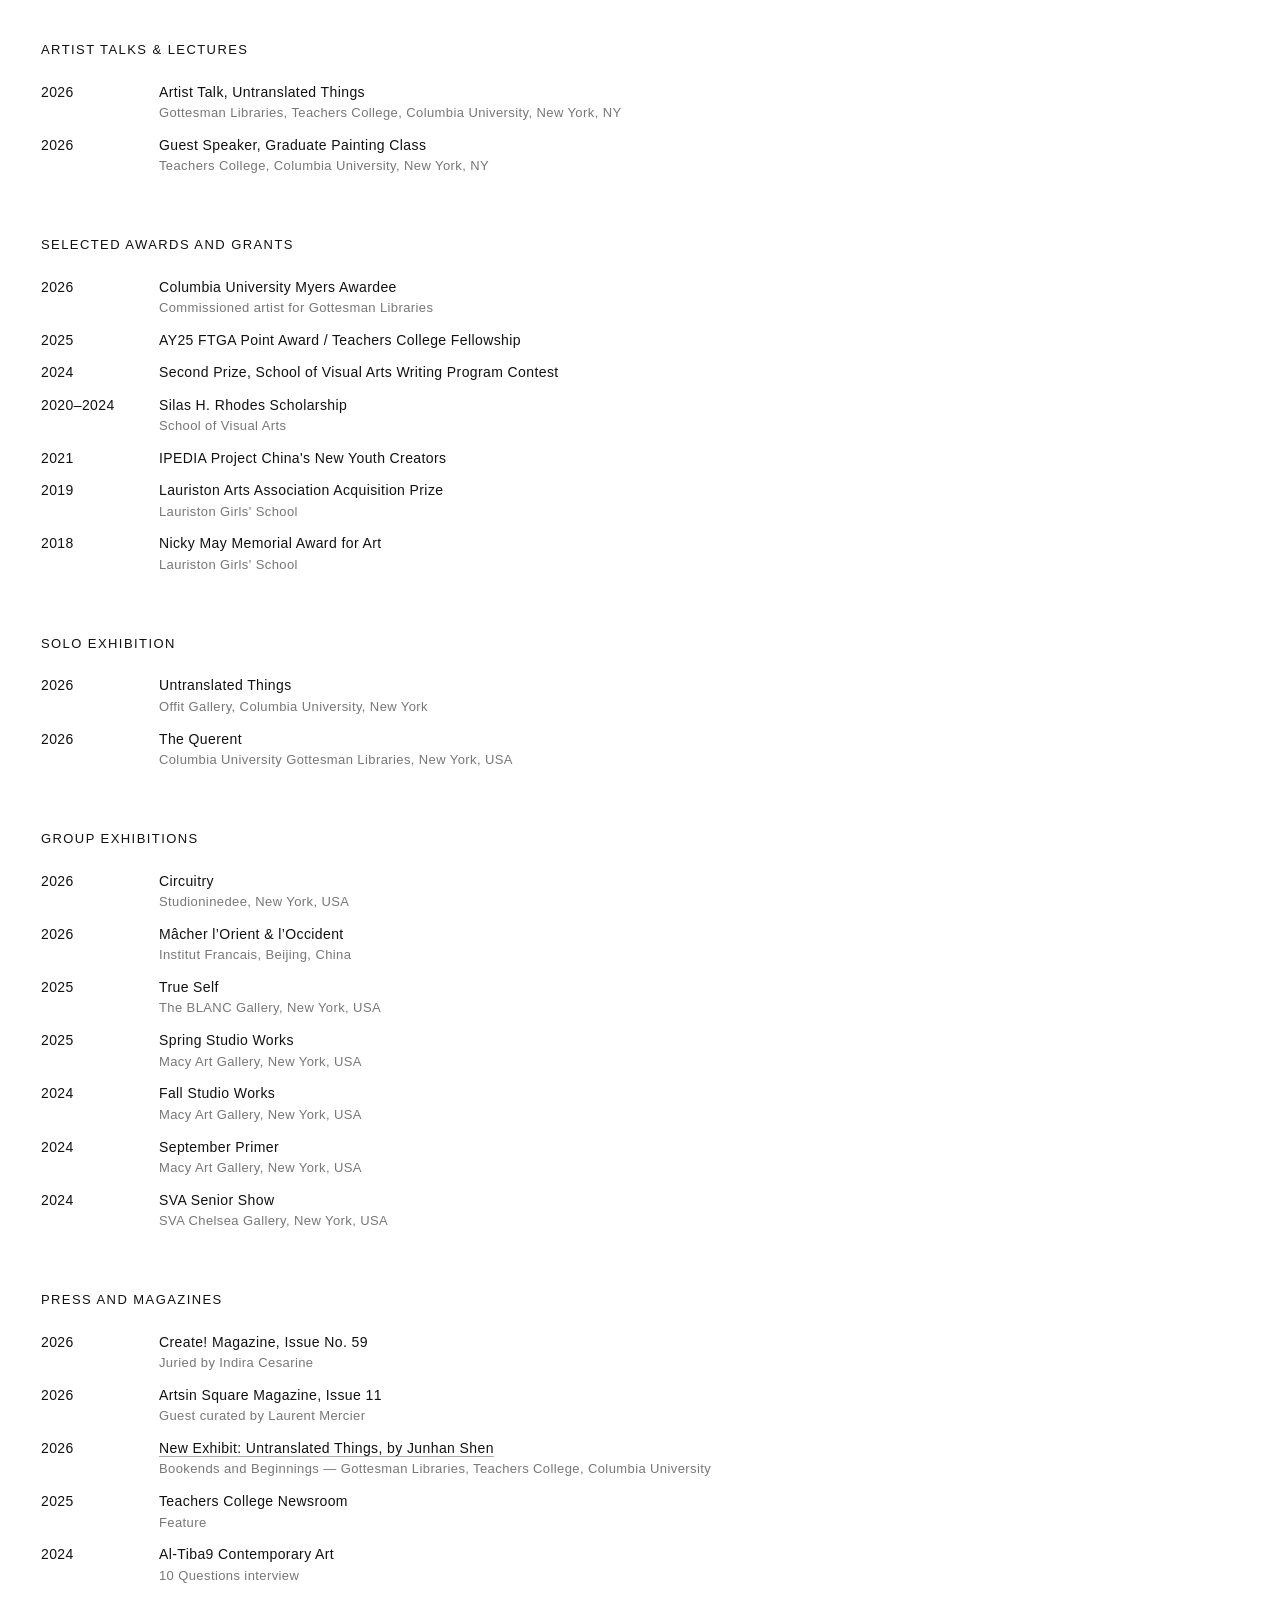
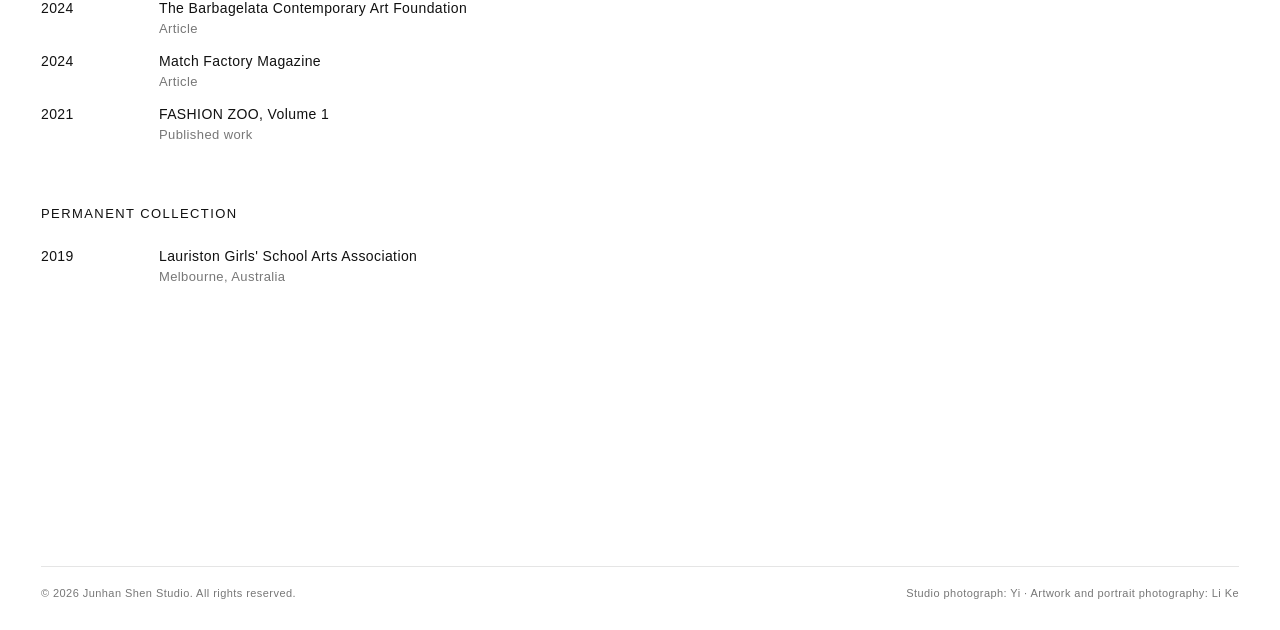
<file: cv.html>
<!doctype html><html lang="en"><head><meta charset="utf-8"><meta name="viewport" content="width=device-width,initial-scale=1"><title>CV — Junhan Shen</title><meta http-equiv="refresh" content="0;url=biography.html#cv"><link rel="canonical" href="https://junhanshen.com/biography.html#cv"><script>location.replace('biography.html#cv');</script></head><body><p><a href="biography.html#cv">View Bio &amp; CV / 查看简介与简历</a></p></body></html>
</file>
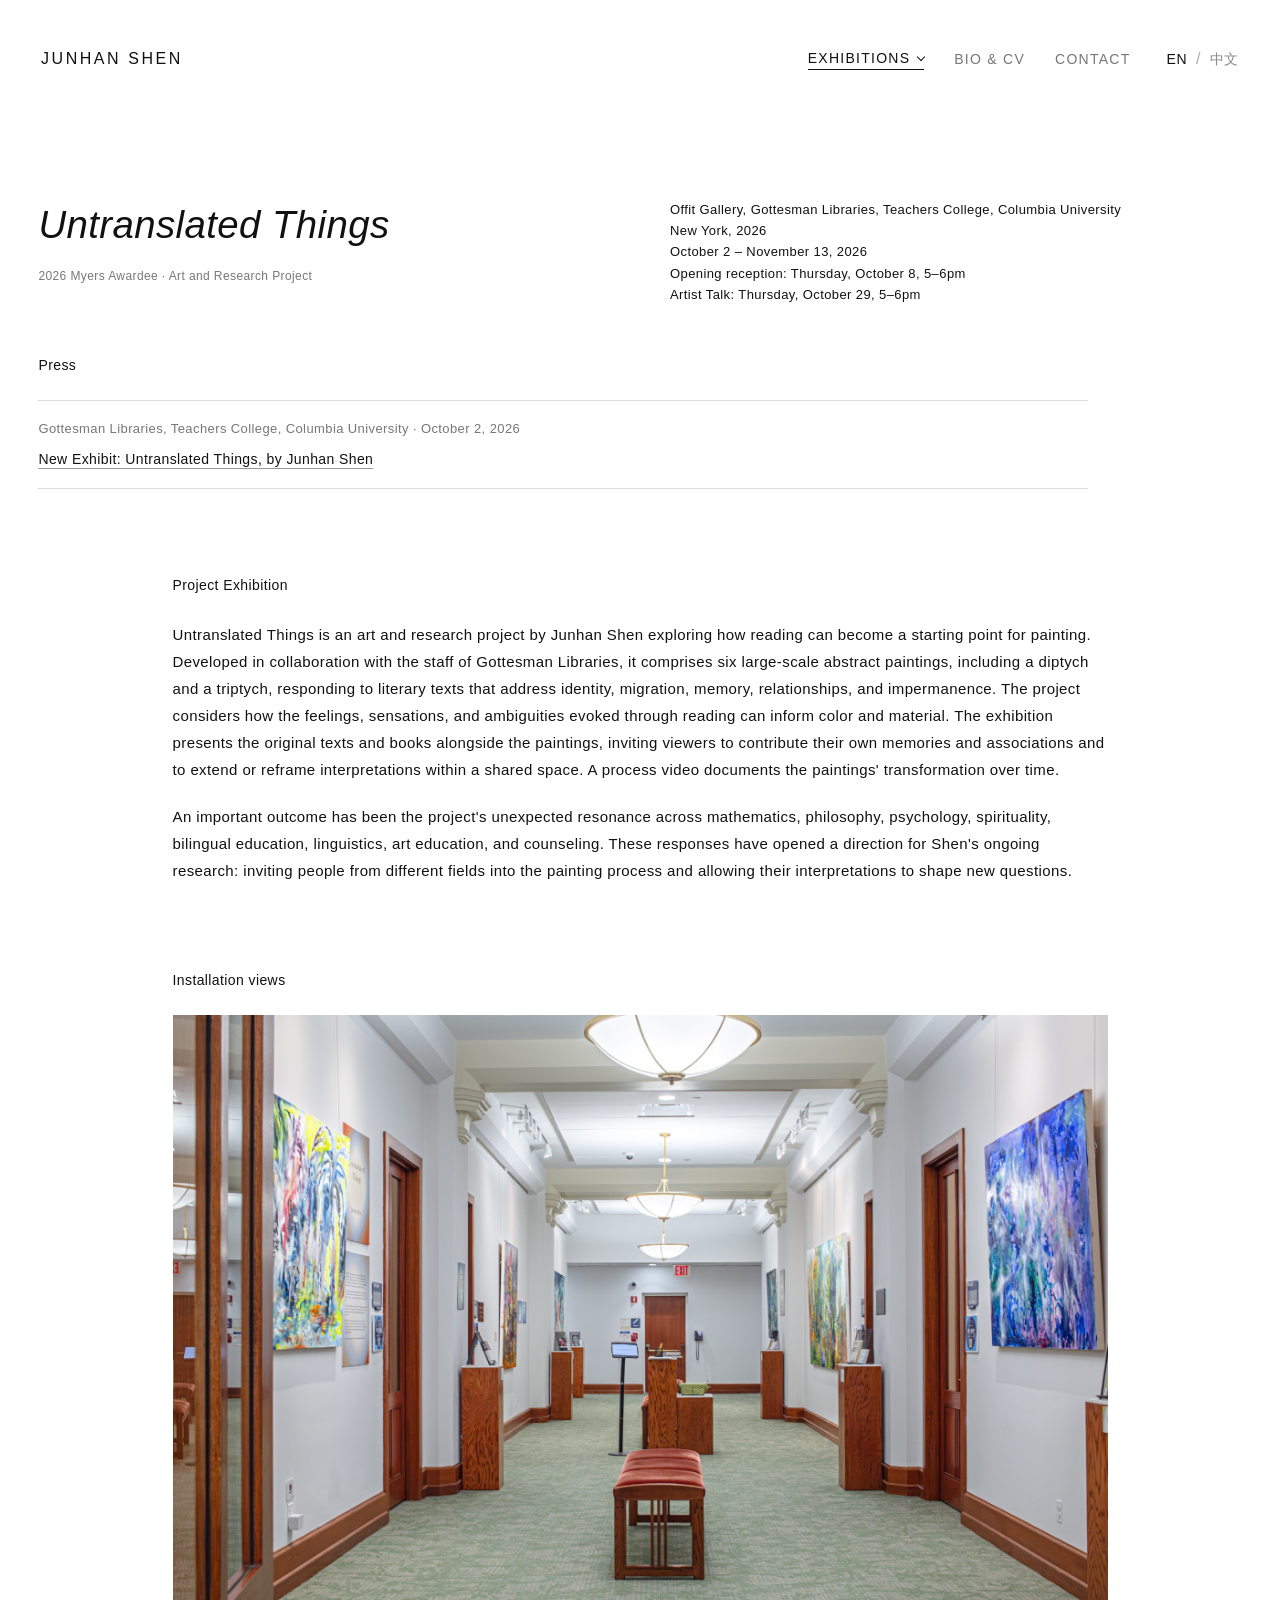
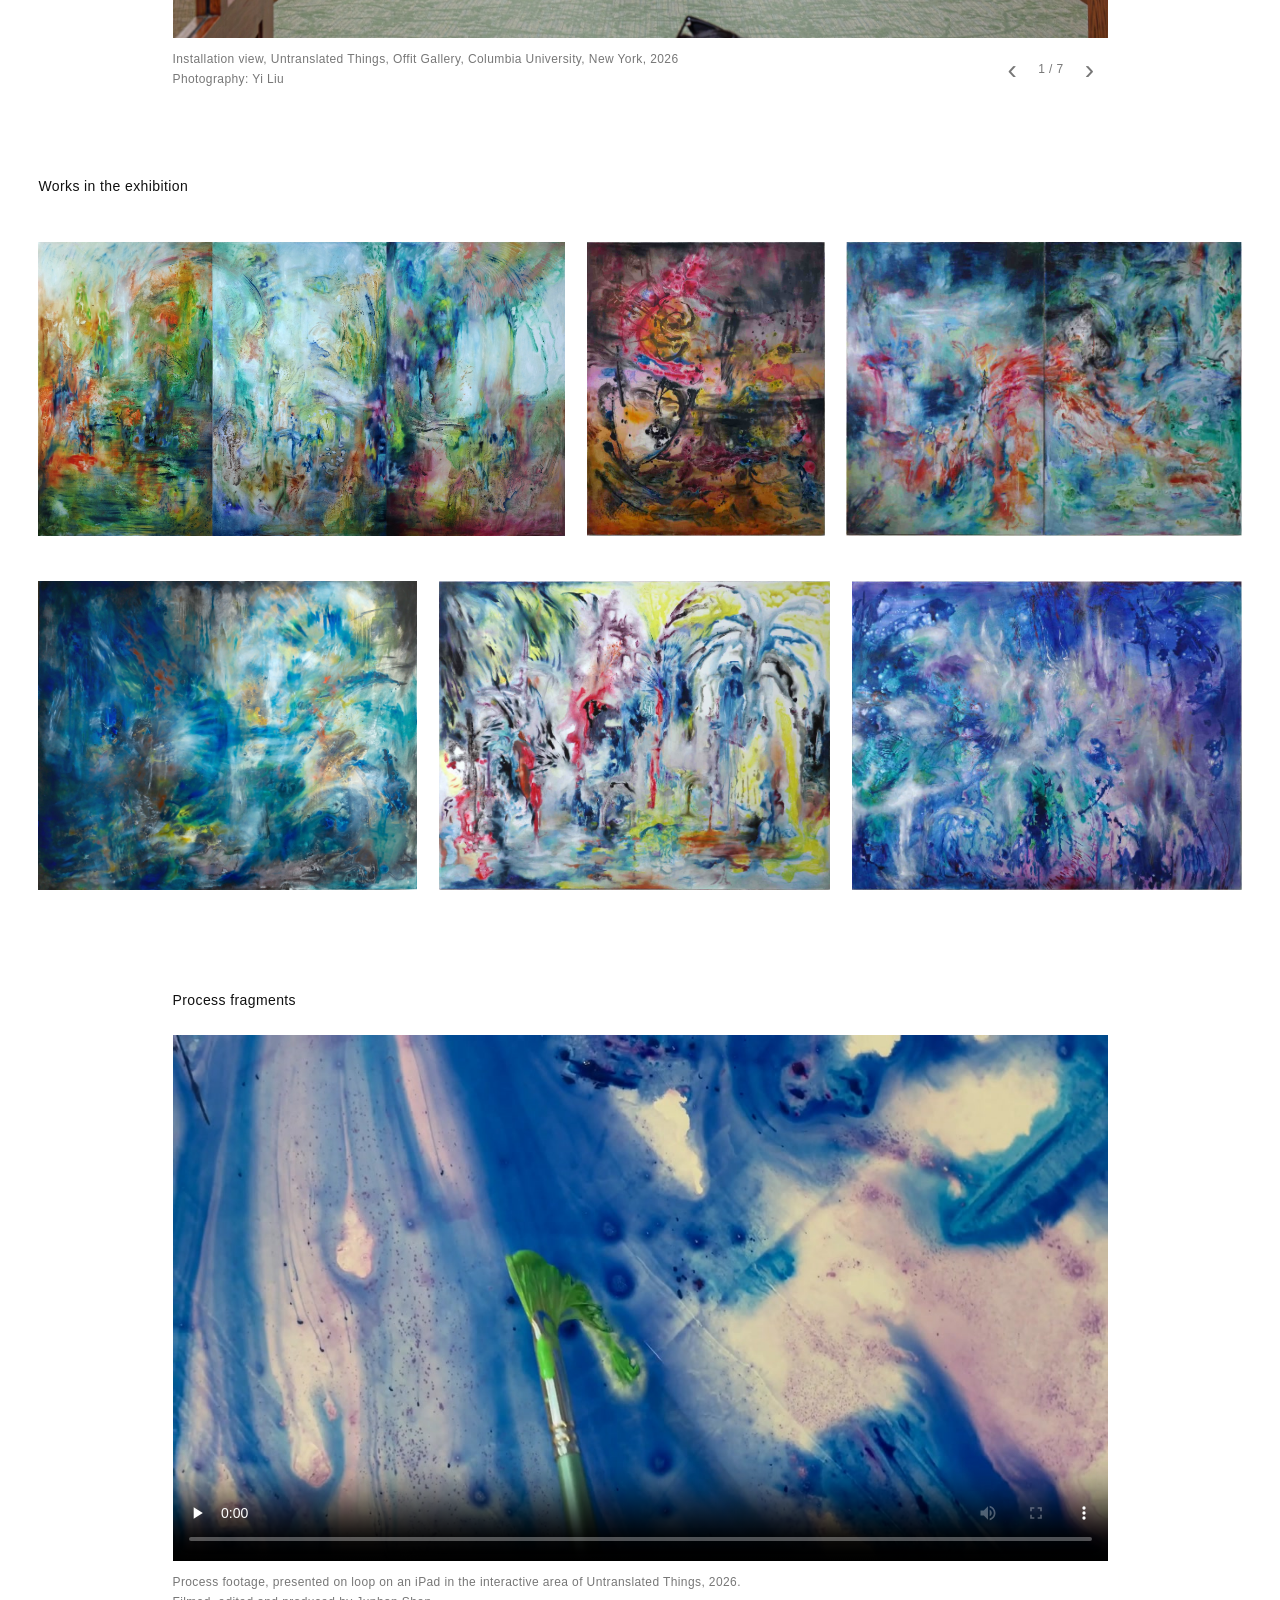
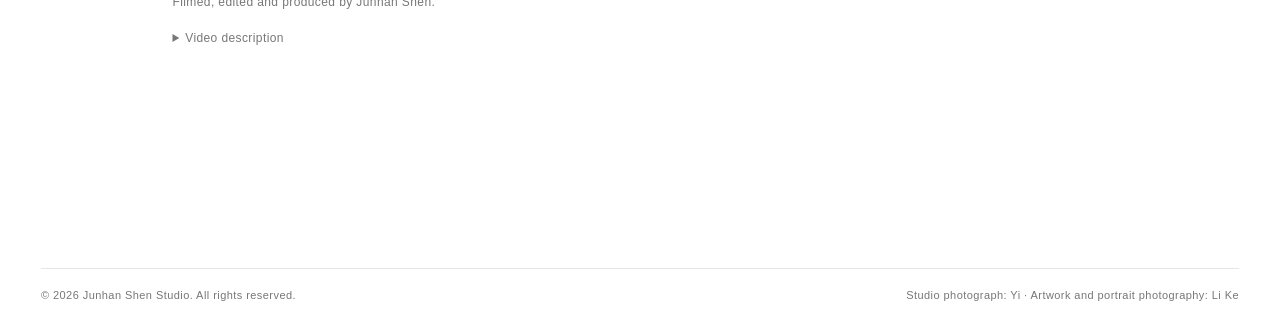
<file: exhibitions.html>
<!doctype html><html lang="en"><head><meta charset="utf-8"><meta name="viewport" content="width=device-width,initial-scale=1"><title>Exhibitions — Junhan Shen</title><meta http-equiv="refresh" content="0;url=untranslated-things.html"><link rel="canonical" href="https://junhanshen.com/untranslated-things.html"><script>location.replace('untranslated-things.html');</script></head><body><p><a href="untranslated-things.html">View Untranslated Things / 查看 Untranslated Things（未译之物）</a></p></body></html>
</file>
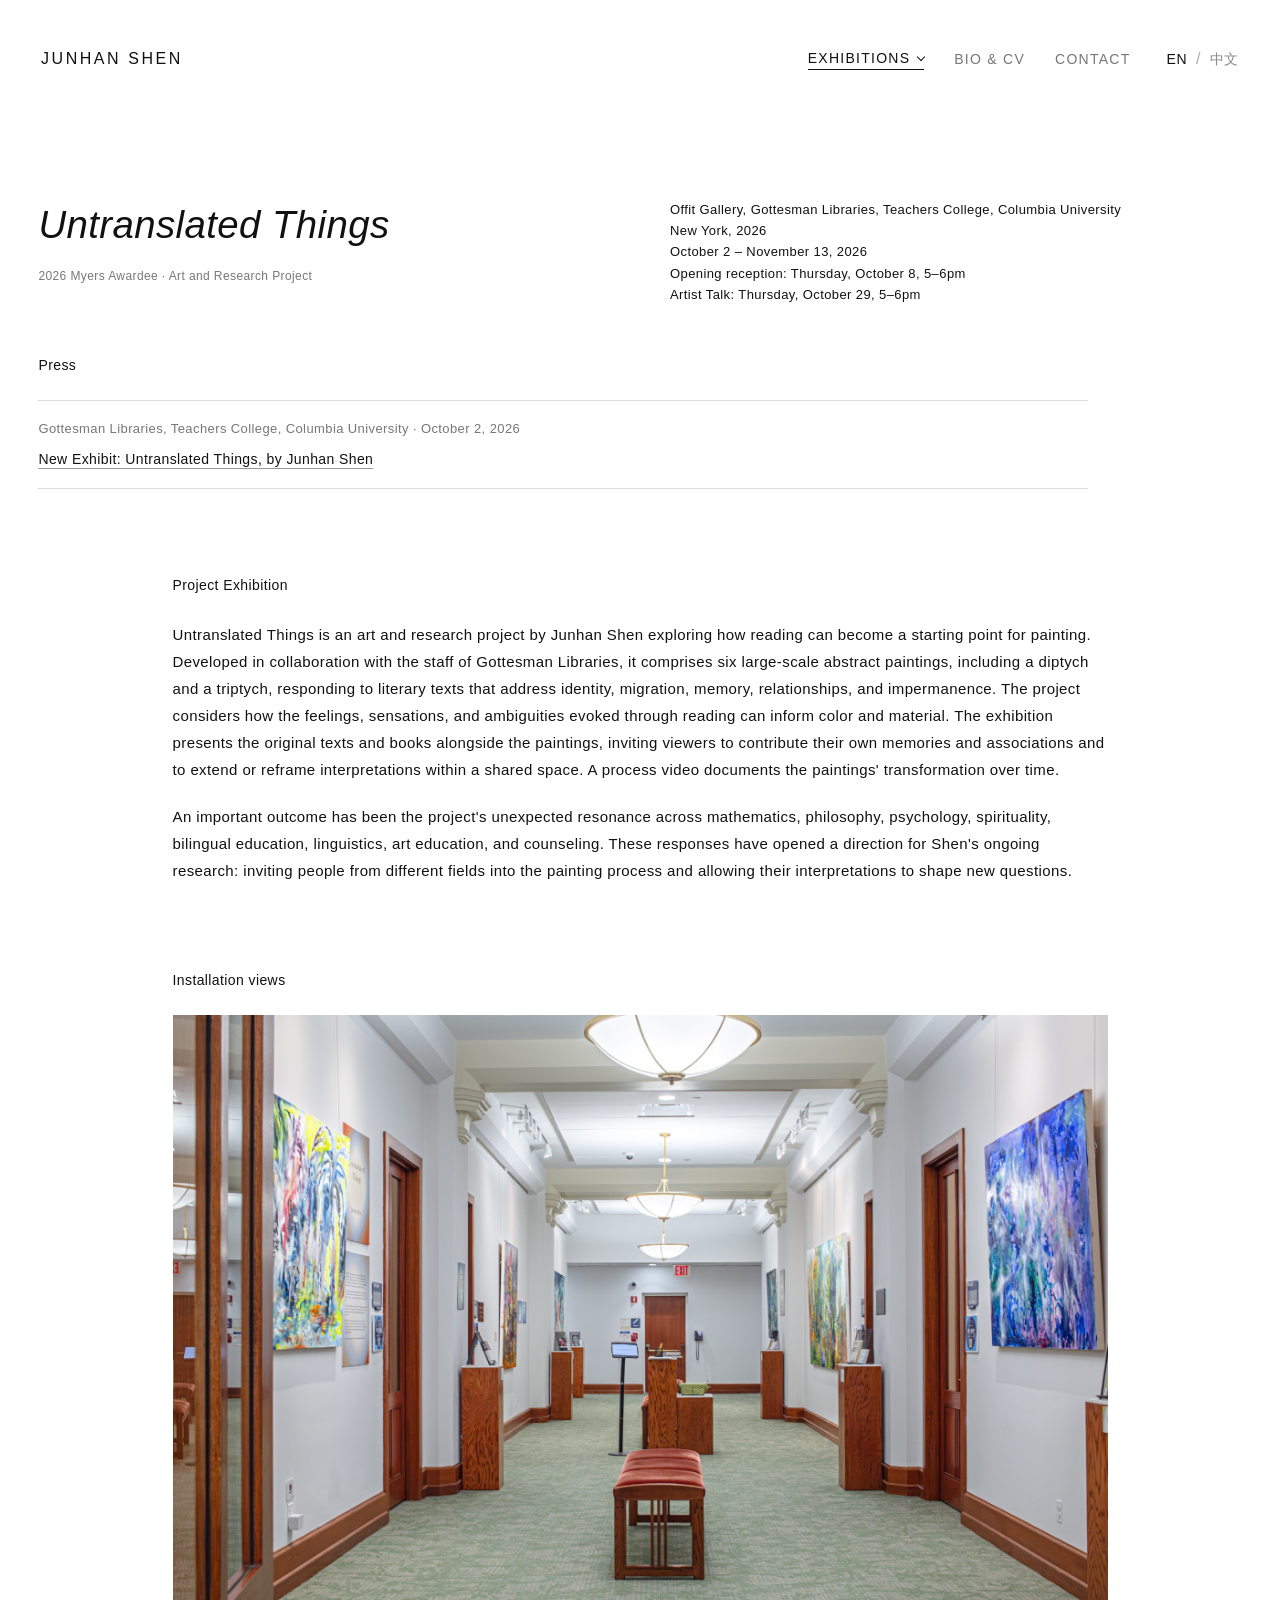
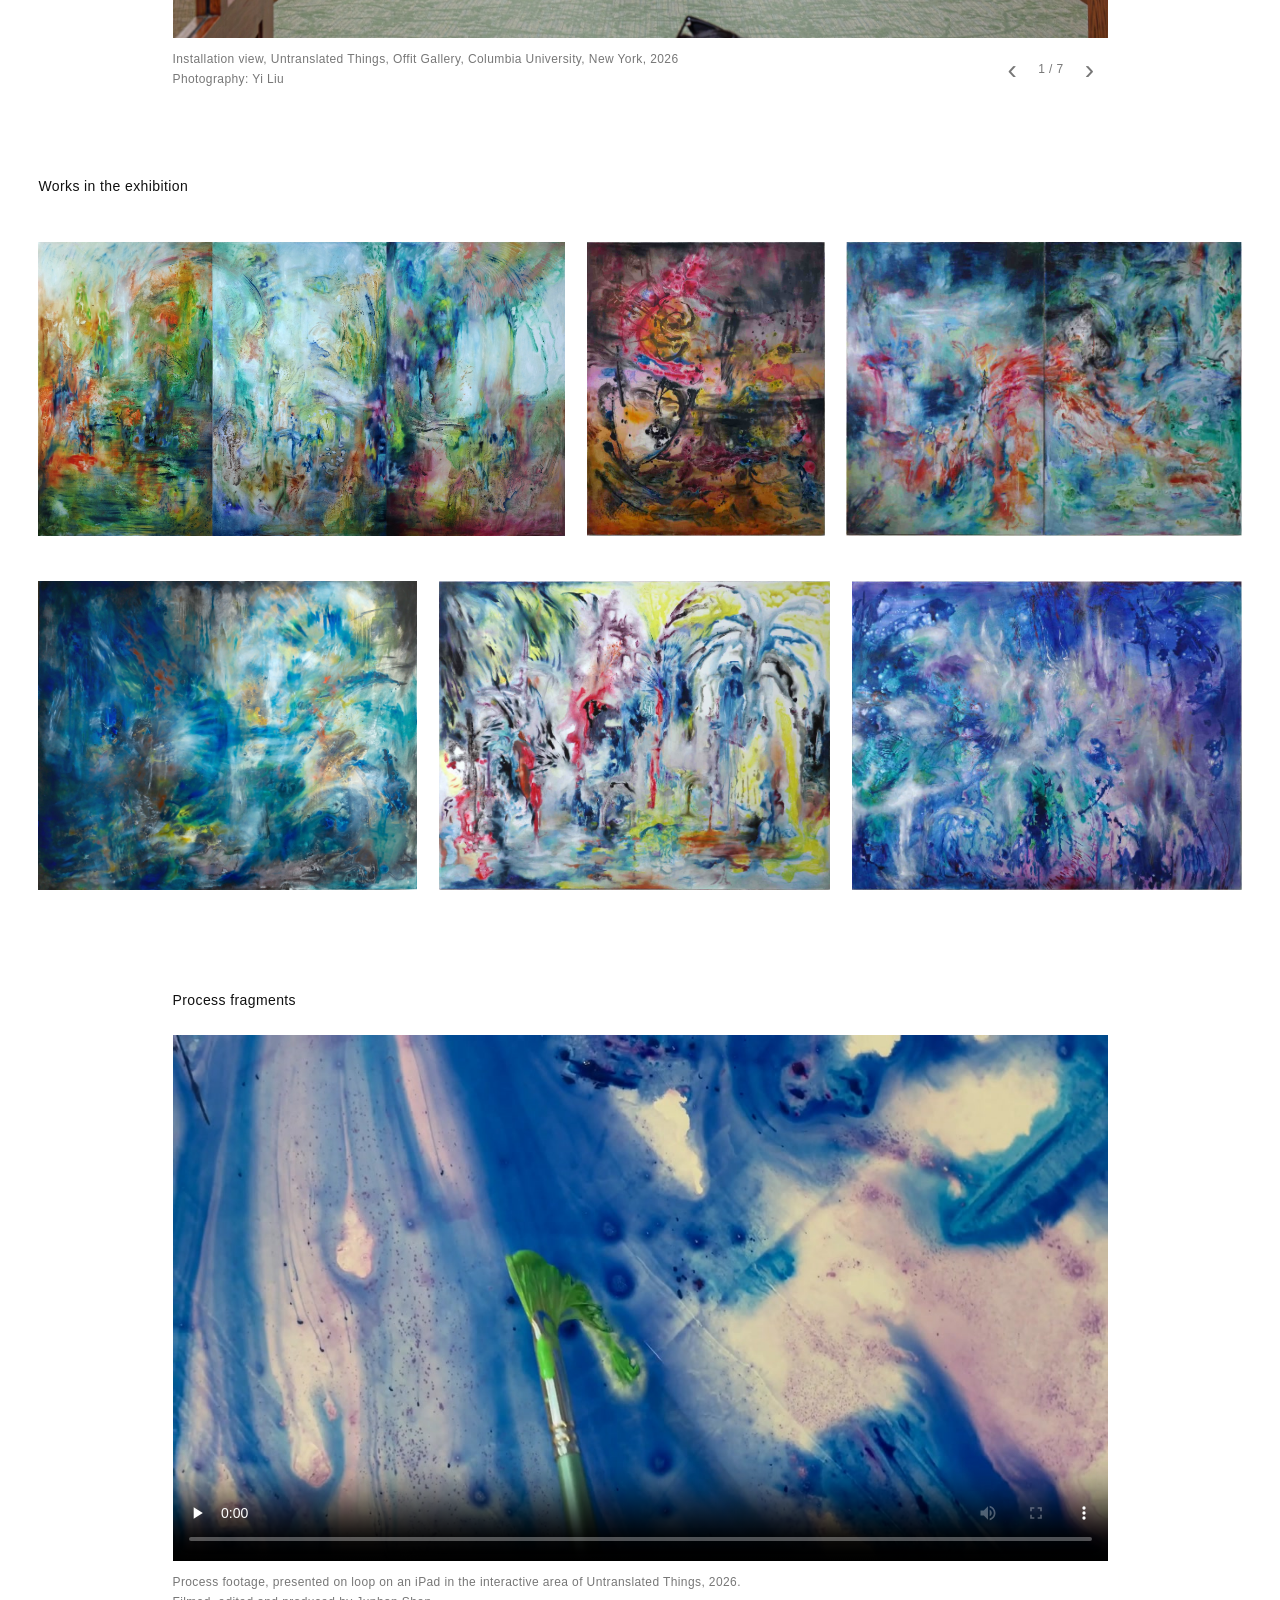
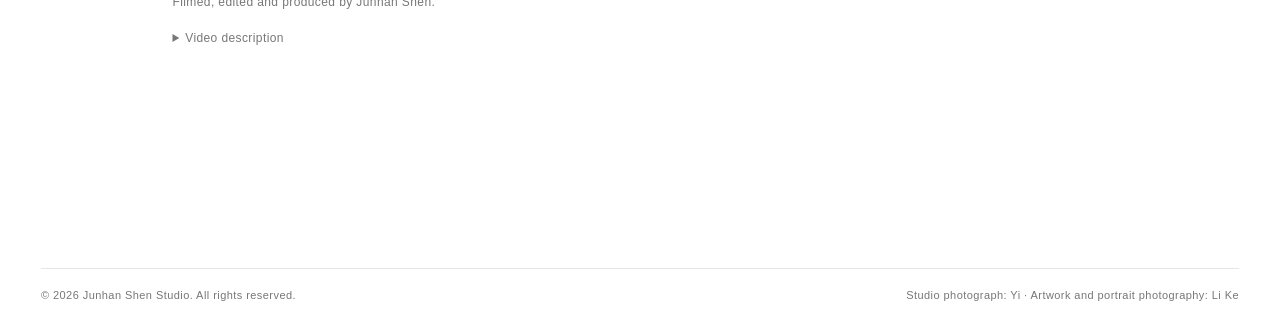
<file: press.html>
<!doctype html><html lang="en"><head><meta charset="utf-8"><meta name="viewport" content="width=device-width,initial-scale=1"><title>Press — Junhan Shen</title><meta http-equiv="refresh" content="0;url=untranslated-things.html#press"><link rel="canonical" href="https://junhanshen.com/untranslated-things.html#press"><script>location.replace('untranslated-things.html#press');</script></head><body><p><a href="untranslated-things.html#press">View Press / 查看新闻与报道</a></p></body></html>
</file>
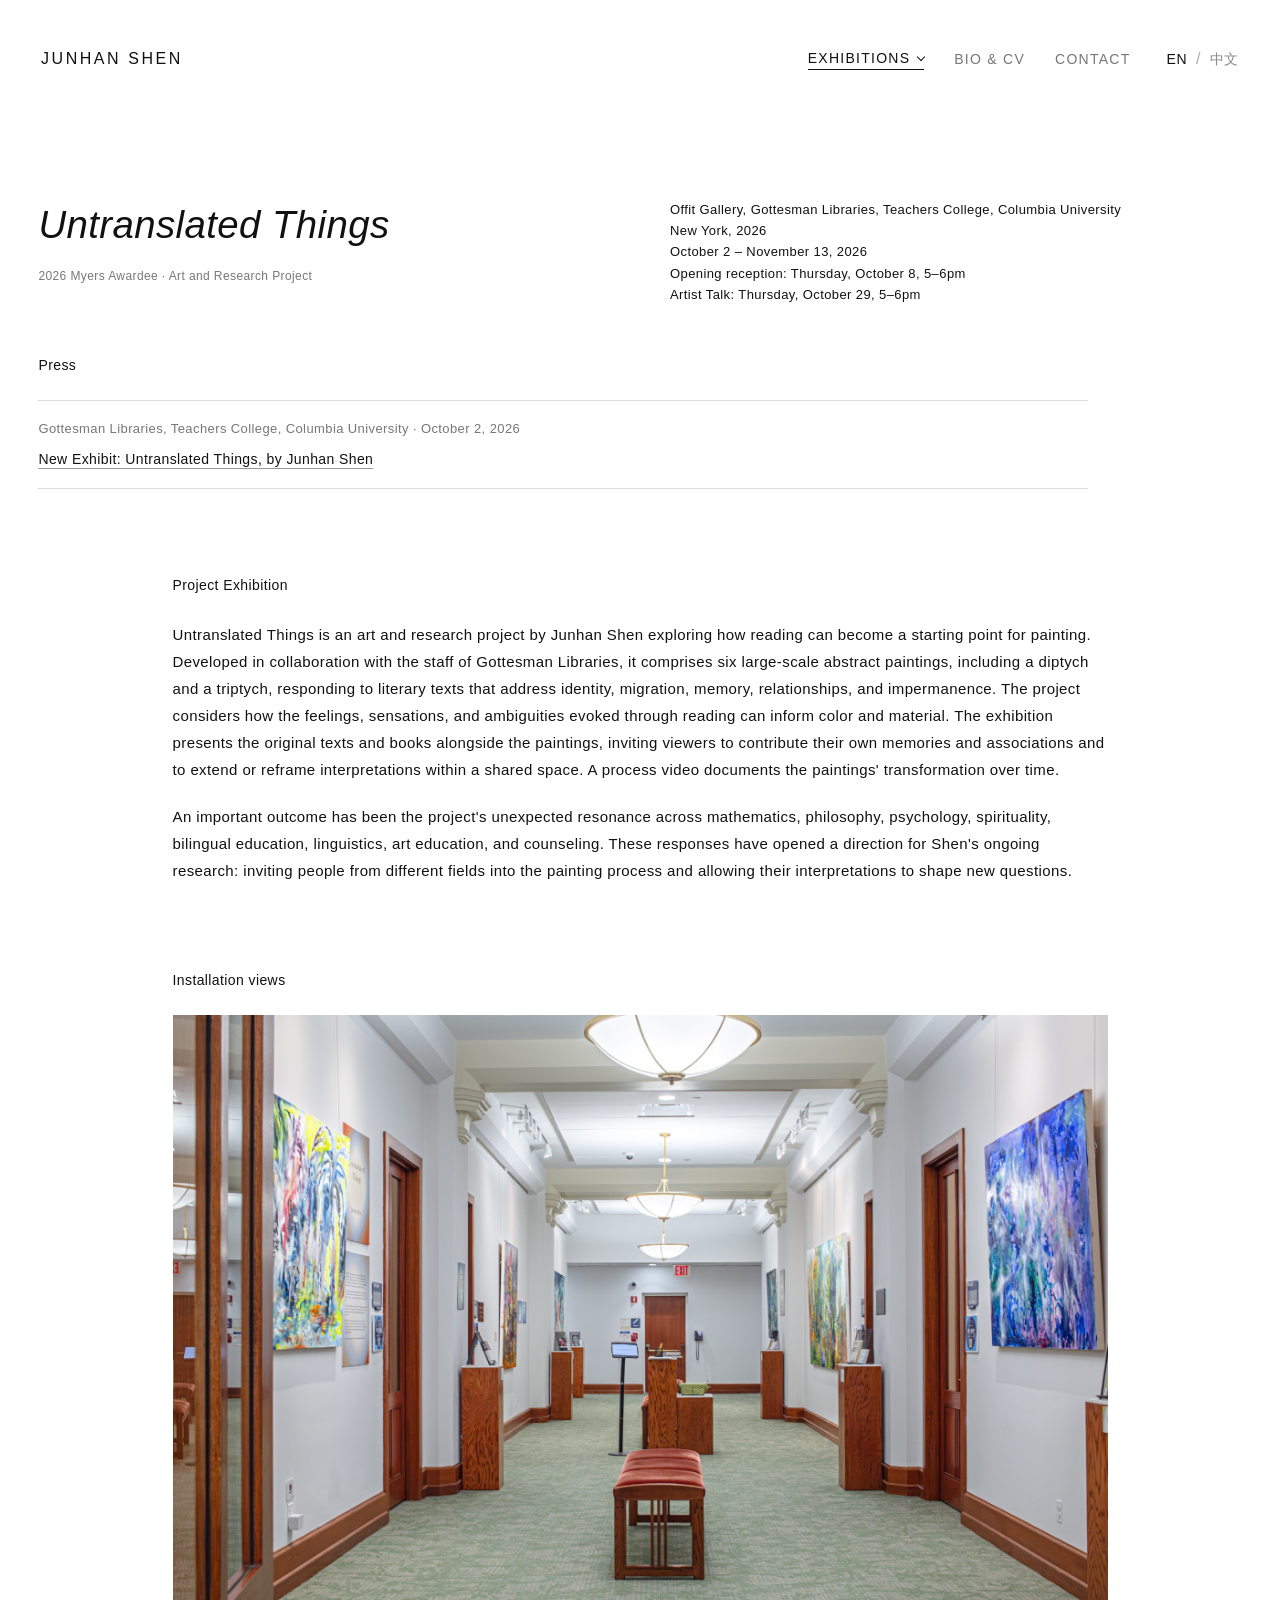
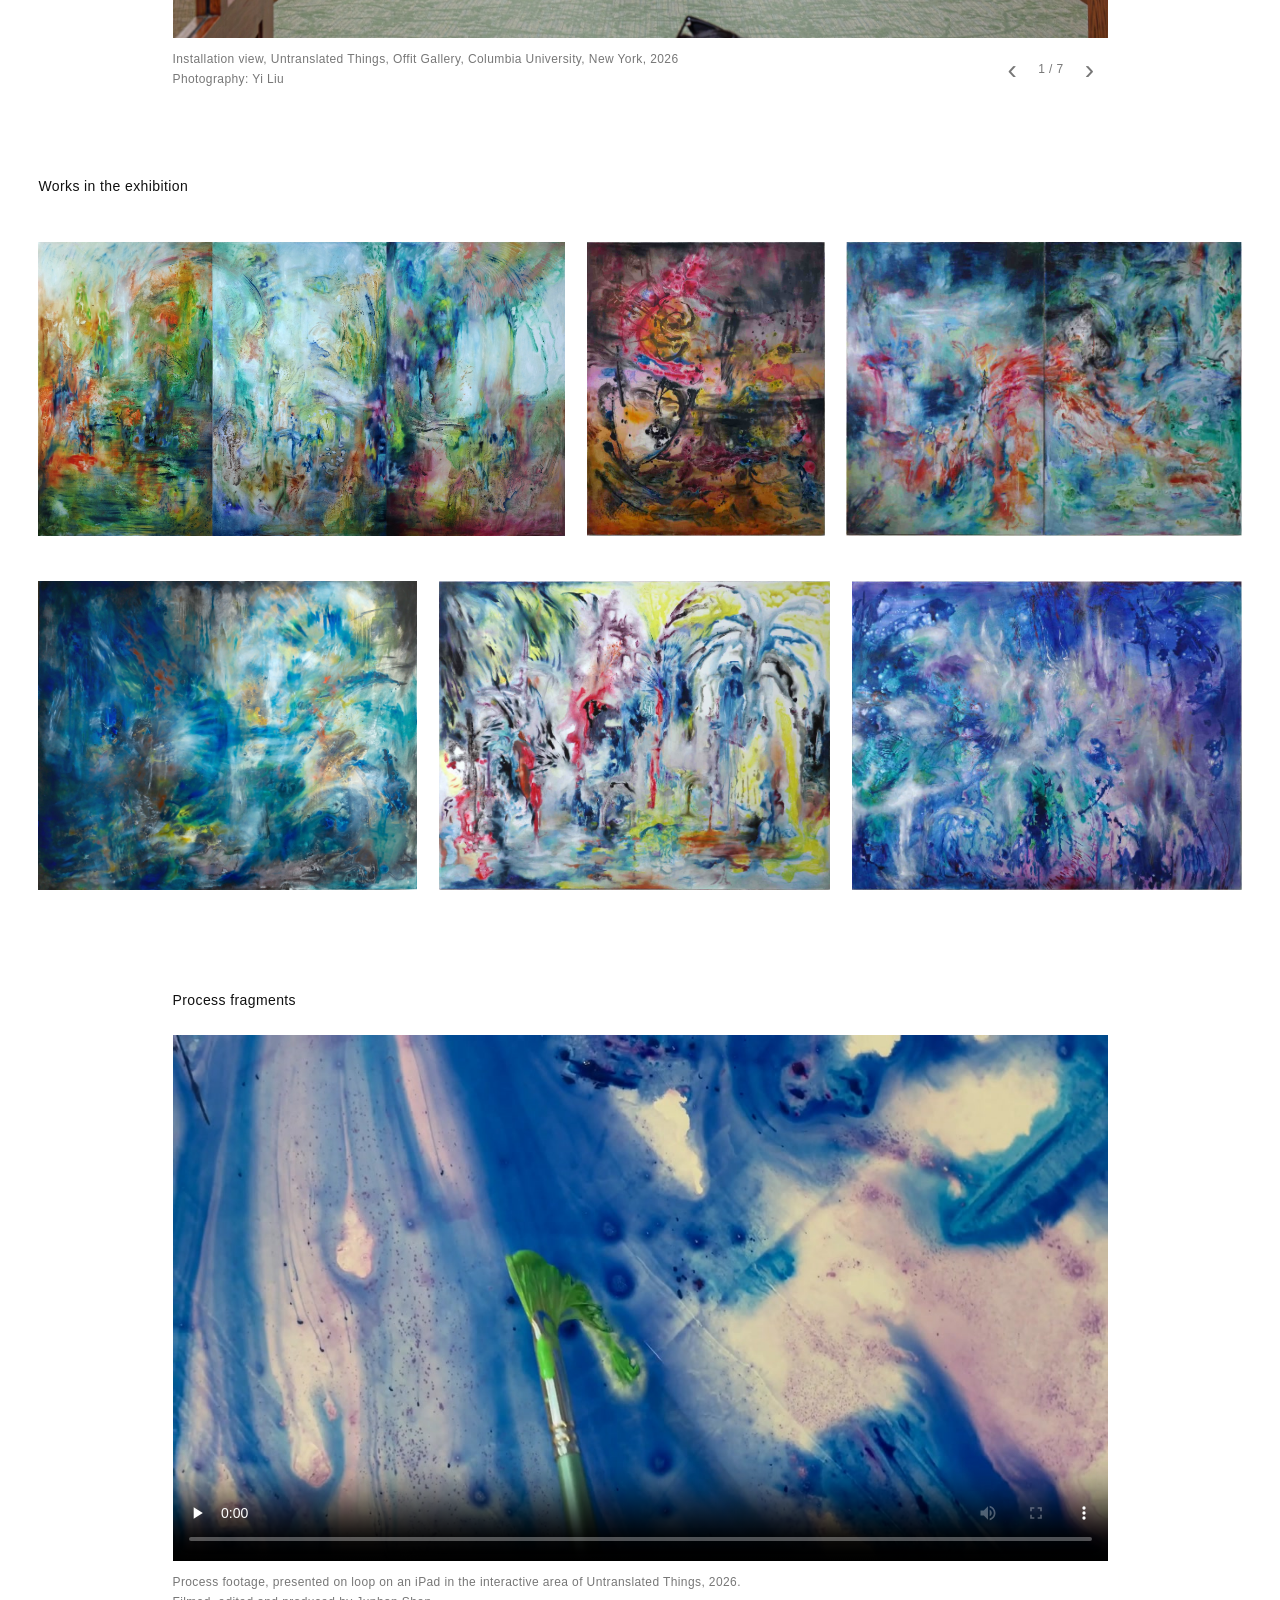
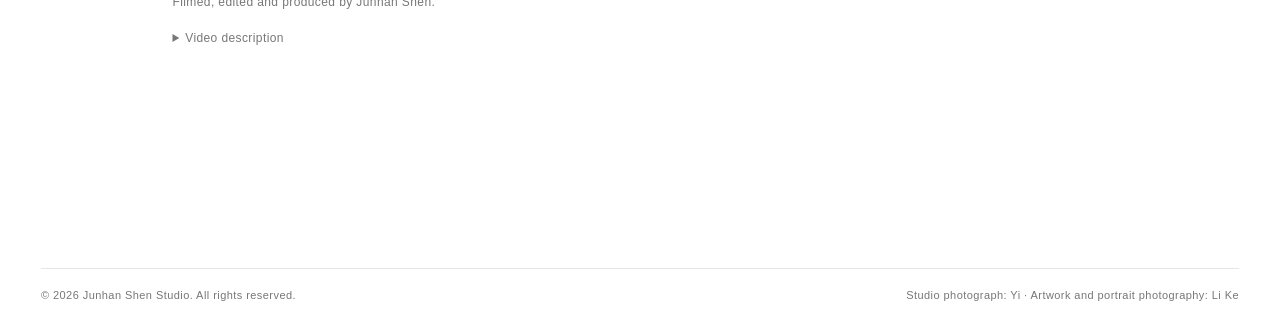
<file: untranslated-things.html>
<!doctype html><html lang="en"><head><meta charset="utf-8"><meta name="viewport" content="width=device-width,initial-scale=1"><title data-en="Untranslated Things — Junhan Shen" data-zh="Untranslated Things（未译之物）— 沈隽涵">Untranslated Things — Junhan Shen</title><link rel="stylesheet" href="style.css?v=20261029-project-exhibition"></head><body><header class="site-header"><a class="name" href="index.html">JUNHAN SHEN</a><button class="menu" type="button" aria-label="Toggle menu" data-label-en="Toggle menu" data-label-zh="切换菜单" data-en="Menu" data-zh="菜单" aria-expanded="false" aria-controls="main-navigation">Menu</button><nav id="main-navigation" aria-label="Main navigation" data-label-en="Main navigation" data-label-zh="主导航"><div class="nav-exhibitions"><button type="button" class="nav-exhibitions-toggle" aria-expanded="false" aria-controls="exhibition-menu" data-en="Exhibitions" data-zh="展览">Exhibitions</button><div class="exhibition-menu" id="exhibition-menu" hidden><a href="untranslated-things.html" data-en="Untranslated Things" data-zh="Untranslated Things（未译之物）">Untranslated Things</a><a href="circuitry.html">Circuitry</a></div></div><a href="biography.html" data-en="Bio &amp; CV" data-zh="简介与简历">Bio &amp; CV</a><a href="contact.html" data-en="Contact" data-zh="联系">Contact</a><span class="lang"><button type="button" data-lang="en">EN</button><i>/</i><button type="button" data-lang="zh">中文</button></span></nav></header><main class="page works-page exhibition-detail"><div class="exhibition-head"><div class="exhibition-title"><h1><em data-en="Untranslated Things" data-zh="Untranslated Things（未译之物）">Untranslated Things</em></h1><p class="exhibition-subtitle" data-en="2026 Myers Awardee · Art and Research Project" data-zh="2026年 Myers 奖获得者 · 艺术与研究项目">2026 Myers Awardee · Art and Research Project</p></div><p><span data-en="Offit Gallery, Gottesman Libraries, Teachers College, Columbia University" data-zh="哥伦比亚大学教育学院 Gottesman 图书馆，Offit 画廊">Offit Gallery, Gottesman Libraries, Teachers College, Columbia University</span><br><span data-en="New York, 2026" data-zh="纽约，2026">New York, 2026</span><br><span data-en="October 2 – November 13, 2026" data-zh="2026年10月2日—11月13日">October 2 – November 13, 2026</span><br><span data-en="Opening reception: Thursday, October 8, 5–6pm" data-zh="开幕酒会：10月8日（周四），17:00—18:00">Opening reception: Thursday, October 8, 5–6pm</span><br><span data-en="Artist Talk: Thursday, October 29, 5–6pm" data-zh="艺术家讲座：10月29日（周四），17:00—18:00">Artist Talk: Thursday, October 29, 5–6pm</span></p></div><section class="exhibition-press" id="press" aria-labelledby="press-heading"><h2 id="press-heading" data-en="Press" data-zh="新闻与报道">Press</h2><div class="press-list"><article class="press-item"><p><span data-en="Gottesman Libraries, Teachers College, Columbia University" data-zh="哥伦比亚大学教育学院 Gottesman 图书馆">Gottesman Libraries, Teachers College, Columbia University</span> · <time datetime="2026-10-02" data-en="October 2, 2026" data-zh="2026年10月2日">October 2, 2026</time></p><a href="https://library.tc.columbia.edu/news/content/2026/new-exhibit-untranslated-things-by-junhan-shen.php" target="_blank" rel="noopener noreferrer" data-en="New Exhibit: Untranslated Things, by Junhan Shen" data-zh="新展览：沈隽涵的 Untranslated Things（未译之物）">New Exhibit: Untranslated Things, by Junhan Shen</a></article></div></section><section class="project-exhibition" id="project-exhibition" aria-labelledby="project-exhibition-heading">
<h2 id="project-exhibition-heading" data-en="Project Exhibition" data-zh="项目与展览">Project Exhibition</h2>
<p data-en="Untranslated Things is an art and research project by Junhan Shen exploring how reading can become a starting point for painting. Developed in collaboration with the staff of Gottesman Libraries, it comprises six large-scale abstract paintings, including a diptych and a triptych, responding to literary texts that address identity, migration, memory, relationships, and impermanence. The project considers how the feelings, sensations, and ambiguities evoked through reading can inform color and material. The exhibition presents the original texts and books alongside the paintings, inviting viewers to contribute their own memories and associations and to extend or reframe interpretations within a shared space. A process video documents the paintings&#x27; transformation over time." data-zh="Untranslated Things（未译之物）是沈隽涵开展的一项艺术与研究项目，探讨阅读如何成为绘画的起点。艺术家与 Gottesman 图书馆工作人员合作，选取涉及身份、迁移、记忆、关系与无常的文学文本，发展出六件大尺幅抽象绘画，其中包括双联画与三联画。项目关注阅读所唤起的情感、感官体验与意义的模糊性如何转化为色彩和材料。展览将原始文本和书籍与绘画并置，邀请观众带入各自的记忆与联想，在共享空间中延展或重新理解作品的意义。创作过程视频则记录了绘画随时间发生的变化。">Untranslated Things is an art and research project by Junhan Shen exploring how reading can become a starting point for painting. Developed in collaboration with the staff of Gottesman Libraries, it comprises six large-scale abstract paintings, including a diptych and a triptych, responding to literary texts that address identity, migration, memory, relationships, and impermanence. The project considers how the feelings, sensations, and ambiguities evoked through reading can inform color and material. The exhibition presents the original texts and books alongside the paintings, inviting viewers to contribute their own memories and associations and to extend or reframe interpretations within a shared space. A process video documents the paintings&#x27; transformation over time.</p>
<p data-en="An important outcome has been the project&#x27;s unexpected resonance across mathematics, philosophy, psychology, spirituality, bilingual education, linguistics, art education, and counseling. These responses have opened a direction for Shen&#x27;s ongoing research: inviting people from different fields into the painting process and allowing their interpretations to shape new questions." data-zh="项目的一项重要成果，是它在数学、哲学、心理学、灵性研究、双语教育、语言学、艺术教育及心理咨询等不同领域的观众中引发了意想不到的共鸣。这些回应为沈隽涵的持续研究开辟了新的方向：邀请不同领域的参与者进入绘画创作过程，并让他们的解读推动新问题的形成。">An important outcome has been the project&#x27;s unexpected resonance across mathematics, philosophy, psychology, spirituality, bilingual education, linguistics, art education, and counseling. These responses have opened a direction for Shen&#x27;s ongoing research: inviting people from different fields into the painting process and allowing their interpretations to shape new questions.</p>
</section>
<section class="exhibition-images installation-gallery" data-installation-gallery aria-labelledby="installation-heading">
  <svg class="installation-color-defs" width="0" height="0" aria-hidden="true" focusable="false" xmlns="http://www.w3.org/2000/svg">
    <defs>
      <filter id="installation-books-first-tone" color-interpolation-filters="sRGB">
        <feColorMatrix type="matrix" values="1.035 0 0 0 0  0 0.985 0 0 0  0 0 0.992 0 0  0 0 0 1 0"/>
      </filter>
      <filter id="installation-books-second-tone" color-interpolation-filters="sRGB">
        <feColorMatrix type="matrix" values="0.992 0 0 0 0  0 0.960 0 0 0  0 0 1.055 0 0  0 0 0 1 0"/>
      </filter>
      <filter id="installation-participation-first-tone" color-interpolation-filters="sRGB">
        <feComponentTransfer>
          <feFuncR type="gamma" amplitude="1" exponent="0.90" offset="0"/>
          <feFuncG type="gamma" amplitude="1" exponent="1.015" offset="0"/>
          <feFuncB type="gamma" amplitude="1" exponent="0.83" offset="0"/>
        </feComponentTransfer>
      </filter>
      <filter id="installation-participation-second-tone" color-interpolation-filters="sRGB">
        <feColorMatrix type="matrix" values="1.010 0 0 0 0  0 1.000 0 0 0  0 0 1.050 0 0  0 0 0 1 0"/>
      </filter>
      <filter id="installation-participation-third-tone" color-interpolation-filters="sRGB">
        <feColorMatrix type="matrix" values="1.015 0 0 0 0  0 0.996 0 0 0  0 0 1.062 0 0  0 0 0 1 0"/>
      </filter>
    </defs>
  </svg>
  <h2 id="installation-heading" data-en="Installation views" data-zh="展览现场">Installation views</h2>
  <figure class="installation-figure">
    <div class="installation-stage">
      <button class="installation-image" type="button" aria-label="Pause slideshow" aria-pressed="false" aria-describedby="installation-caption">
        <img data-installation-slide src="images/untranslated-things/installation-01.jpg" width="2048" height="1365" alt="Overview of Untranslated Things at Offit Gallery" data-alt-en="Overview of Untranslated Things at Offit Gallery" data-alt-zh="Untranslated Things（未译之物）在 Offit 画廊的展厅全景" fetchpriority="high" decoding="async" draggable="false">
        <img data-installation-slide src="images/untranslated-things/installation-02.jpg" width="2048" height="1365" alt="Paintings and exhibition text on the gallery wall" data-alt-en="Paintings and exhibition text on the gallery wall" data-alt-zh="展厅墙上的绘画作品与展览文字" decoding="async" draggable="false" hidden>
        <img data-installation-slide src="images/untranslated-things/installation-03.jpg" width="2047" height="1365" alt="Paintings displayed along the gallery corridor" data-alt-en="Paintings displayed along the gallery corridor" data-alt-zh="沿展厅走廊陈列的绘画作品" decoding="async" draggable="false" hidden>
        <img data-installation-slide src="images/untranslated-things/installation-04.jpg" width="2048" height="1365" alt="Visitors viewing Untranslated Things" data-alt-en="Visitors viewing Untranslated Things" data-alt-zh="观看 Untranslated Things（未译之物）的观众" decoding="async" draggable="false" hidden>
        <img data-installation-slide src="images/untranslated-things/installation-05.jpg" width="2048" height="1365" alt="Visitors in the gallery during Untranslated Things" data-alt-en="Visitors in the gallery during Untranslated Things" data-alt-zh="Untranslated Things（未译之物）展览期间的观众现场" decoding="async" draggable="false" hidden>
        <span class="installation-collage" data-installation-slide data-credit-en="Photography: Junhan Shen" data-credit-zh="摄影：Junhan Shen" hidden>
          <img class="installation-collage-primary" style="filter:url(#installation-participation-first-tone)" src="images/untranslated-things/participation-01.jpg" width="1259" height="1890" alt="Pencils and visitor response cards in front of a painting at Untranslated Things" data-alt-en="Pencils and visitor response cards in front of a painting at Untranslated Things" data-alt-zh="Untranslated Things（未译之物）画作前的铅笔与观众回应卡" decoding="async" draggable="false">
          <span class="installation-collage-stack">
            <img style="filter:url(#installation-participation-second-tone)" src="images/untranslated-things/participation-02.jpg" width="2048" height="1365" alt="Overlapping visitor response cards with handwritten reflections on the exhibition" data-alt-en="Overlapping visitor response cards with handwritten reflections on the exhibition" data-alt-zh="叠放的观众回应卡，上面写有观展感受" decoding="async" draggable="false">
            <img style="filter:url(#installation-participation-third-tone)" src="images/untranslated-things/participation-03.jpg" width="1830" height="1220" alt="A visitor response card with handwritten observations about the paintings and accompanying texts" data-alt-en="A visitor response card with handwritten observations about the paintings and accompanying texts" data-alt-zh="一张观众回应卡，记录了对画作与配套文本的手写感想" decoding="async" draggable="false">
          </span>
        </span>
        <span class="installation-diptych" data-installation-slide data-credit-en="Photography: Junhan Shen" data-credit-zh="摄影：Junhan Shen" hidden>
          <img class="installation-books-first" style="filter:url(#installation-books-first-tone)" src="images/untranslated-things/books-01.jpg" width="2048" height="1365" alt="Li Zishu's The Land of Mundanity with its exhibition label" data-alt-en="Li Zishu's The Land of Mundanity with its exhibition label" data-alt-zh="李紫书《流俗地》与展览说明卡" decoding="async" draggable="false">
          <img class="installation-books-second" style="filter:url(#installation-books-second-tone)" src="images/untranslated-things/books-02.jpg" width="2048" height="1365" alt="Italo Calvino's Invisible Cities with its exhibition label" data-alt-en="Italo Calvino's Invisible Cities with its exhibition label" data-alt-zh="伊塔洛·卡尔维诺《看不见的城市》与展览说明卡" decoding="async" draggable="false">
        </span>
      </button>
    </div>
    <figcaption class="installation-caption" id="installation-caption">
      <p><span data-en="Installation view, Untranslated Things, Offit Gallery, Columbia University, New York, 2026" data-zh="Untranslated Things（未译之物）展览现场，哥伦比亚大学 Offit 画廊，纽约，2026">Installation view, Untranslated Things, Offit Gallery, Columbia University, New York, 2026</span><br><span class="installation-credit" data-en="Photography: Yi Liu" data-zh="摄影：Yi Liu">Photography: Yi Liu</span></p>
      <div class="installation-controls">
        <button class="installation-arrow installation-prev" type="button" aria-label="Previous photograph" data-label-en="Previous photograph" data-label-zh="上一张照片"><span aria-hidden="true">‹</span></button>
        <span class="installation-count" aria-live="off" aria-atomic="true">1 / 7</span>
        <button class="installation-arrow installation-next" type="button" aria-label="Next photograph" data-label-en="Next photograph" data-label-zh="下一张照片"><span aria-hidden="true">›</span></button>
      </div>
    </figcaption>
  </figure>
</section><section class="exhibition-works"><h2 data-en="Works in the exhibition" data-zh="展出作品">Works in the exhibition</h2><div class="work-grid" data-first-row-size="3"><figure class="work-card work-wide work-hero" data-index="0" data-title="A Print In The Sand Indicates The Tiger’s Passage" data-year="2026" data-medium="Acrylic, oil, and pigment powder on canvas" data-size="60 × 108 in" data-src="A Print In The Sand Indicates The Tiger’s Passage..jpg?v=20261024-triptych-update" data-quote="a print in the sand indicates the tiger’s passage; a marsh announces a vein of water" data-source="Italo Calvino, Invisible Cities" data-title-zh="沙滩上的印记表明老虎的行进路线" data-medium-zh="布面丙烯、油彩及色粉" data-quote-zh="沙滩上的印记表明老虎的经过；一片沼泽昭示着一道水脉。" data-source-zh="伊塔洛·卡尔维诺，《看不见的城市》"><img src="A Print In The Sand Indicates The Tiger’s Passage..jpg?v=20261024-triptych-update" alt="A Print In The Sand Indicates The Tiger’s Passage" width="2047" height="1143" loading="lazy"></figure><figure class="work-card work-portrait" data-index="1" data-title="The Egg, The Bird" data-year="2026" data-medium="Acrylic, oil, and pigment powder on canvas" data-size="60 × 48 in" data-src="The egg, the bird.jpg" data-quote="The bird fights its way out of the egg. The egg is the world." data-source="Hermann Hesse, Demian" data-title-zh="蛋，鸟" data-medium-zh="布面丙烯、油彩及色粉" data-quote-zh="鸟奋力破壳而出。蛋就是世界。" data-source-zh="赫尔曼·黑塞，《德米安》"><img src="The egg, the bird.jpg" alt="The Egg, The Bird" width="1354" height="1677" loading="lazy"></figure><figure class="work-card work-landscape" data-index="5" data-title="Infinite Distance Within Two Meters" data-year="2026" data-medium="Acrylic, oil, and pigment powder on canvas" data-size="60 × 80 in" data-src="Infinite Distance Within Two Meters.jpg" data-quote="There is grandeur in this view of life, with its several powers, having been originally breathed into a few forms." data-source="Charles Darwin, Origin of Species" data-title-zh="两米之内的无限距离" data-medium-zh="布面丙烯、油彩及色粉" data-quote-zh="在这种生命观中，有一种宏伟：生命的种种力量，最初被赋予了少数几种形态。" data-source-zh="查尔斯·达尔文，《物种起源》"><img src="Infinite Distance Within Two Meters.jpg" alt="Infinite Distance Within Two Meters" width="1731" height="1288" loading="lazy"></figure><figure class="work-card work-landscape" data-index="2" data-title="Into Thin Air" data-year="2026" data-medium="Acrylic, oil, and color powder on canvas" data-size="60 × 48 in" data-src="Into Thin Air.jpg?v=20261011-photo" data-quote="Our revels now are ended. These our actors,&#10;As I foretold you, were all spirits and&#10;Are melted into air, into thin air;&#10;And like the baseless fabric of this vision,&#10;The cloud-capped towers, the gorgeous palaces,&#10;The solemn temples, the great globe itself,&#10;Yea, all which it inherit, shall dissolve,&#10;And, like this insubstantial pageant faded,&#10;Leave not a rack behind. We are such stuff&#10;As dreams are made on, and our little life&#10;Is rounded with a sleep." data-source="William Shakespeare, The Tempest (Prospero, Act IV, scene 1)" data-title-zh="消散于无形" data-medium-zh="布面丙烯、油彩及色粉" data-quote-zh="我们的欢宴结束了。这些演员，&#10;正如我曾告诉你的，原本都是精灵，&#10;如今都已融入空气，消散于无形；&#10;就像这幻象虚幻的根基，&#10;高耸入云的楼台、壮丽的宫殿、&#10;庄严的庙宇，乃至这广大的地球，&#10;以及它所容纳的一切，都将消散；&#10;如同这无形的盛景渐渐消逝，&#10;连一缕云影也不会留下。我们是&#10;梦所织成的材料，而我们短暂的一生，&#10;终在一场长眠中落幕。" data-source-zh="威廉·莎士比亚，《暴风雨》（普洛斯彼罗，第四幕第一场）"><img src="Into Thin Air.jpg?v=20261011-photo" alt="Into Thin Air" width="2048" height="1667" loading="lazy"></figure><figure class="work-card work-landscape" data-index="3" data-title="Memories Below the Waterline" data-year="2026" data-medium="Acrylic, oil, and color powder on canvas" data-size="48 × 60 in" data-src="Memories Below the Waterline.jpg" data-quote="Because it rained so frequently, many of life's important events seemed to happen in the rain." data-source="Li Zishu, Land of Mundanity 《流俗地》" data-title-zh="水线之下的记忆" data-medium-zh="布面丙烯、油彩及色粉" data-quote-zh="因为雨下得如此频繁，人生中许多重要的事，似乎都发生在雨中。" data-source-zh="黎紫书，《流俗地》"><img src="Memories Below the Waterline.jpg" alt="Memories Below the Waterline" width="2000" height="1622" loading="lazy"></figure><figure class="work-card work-landscape" data-index="4" data-title="When We Talk About a Wet Summer" data-year="2026" data-medium="Acrylic, oil, and color powder on canvas" data-size="48 × 60 in" data-src="When We Talk About a Wet Summer.jpg" data-quote="I know a bank where the wild thyme blows, Where oxlips and the nodding violet grows, Quite overcanopied with luscious woodbine, With sweet muskroses, and with eglantine. There sleeps Titania sometime of the night, Lulled in these flowers with dances and delight." data-source="William Shakespeare, A Midsummer Night’s Dream" data-title-zh="当我们谈论潮湿的夏天" data-medium-zh="布面丙烯、油彩及色粉" data-quote-zh="我知道一处野百里香生长的坡岸，那里有报春花和垂首的紫罗兰，丰茂的忍冬在上方织成华盖，甜香的麝香玫瑰与野蔷薇相伴。泰坦妮娅有时在夜里睡在那儿，在繁花、舞蹈和欢愉中安眠。" data-source-zh="威廉·莎士比亚，《仲夏夜之梦》"><img src="When We Talk About a Wet Summer.jpg" alt="When We Talk About a Wet Summer" width="2000" height="1659" loading="lazy"></figure></div></section>
<section class="exhibition-process" id="process" aria-labelledby="process-heading">
<h2 id="process-heading" data-en="Process fragments" data-zh="创作过程片段">Process fragments</h2>
<figure class="process-figure">
<video class="process-video" controls loop playsinline preload="none" poster="images/untranslated-things/process-poster.jpg" width="1280" height="720" aria-label="Painting process video by Junhan Shen" data-label-en="Painting process video by Junhan Shen" data-label-zh="沈隽涵的绘画创作过程视频" aria-describedby="process-video-alt">
<source src="videos/untranslated-things-process.mp4" type="video/mp4">
<p><a href="videos/untranslated-things-process.mp4" data-en="Watch the process video" data-zh="观看创作过程视频">Watch the process video</a></p>
</video>
<figcaption class="process-caption">
<p data-en="Process footage, presented on loop on an iPad in the interactive area of Untranslated Things, 2026." data-zh="创作过程影像，在 Untranslated Things（未译之物）展览互动区的 iPad 上循环播放，2026。">Process footage, presented on loop on an iPad in the interactive area of Untranslated Things, 2026.</p>
<p data-en="Filmed, edited and produced by Junhan Shen." data-zh="拍摄、剪辑与制作：沈隽涵。">Filmed, edited and produced by Junhan Shen.</p>
</figcaption>
</figure>
<details class="process-description">
<summary data-en="Video description" data-zh="视频描述">Video description</summary>
<p id="process-video-alt" data-en="Close-up sequences move across layers of red, turquoise and blue paint and textured marks on canvas. A hand works with a paintbrush. Text slides introduce impermanence, the literary sources for Untranslated Things and the artist’s approach to painting." data-zh="镜头近距离扫过画布上红色、青绿色与蓝色的颜料层次和肌理，并展示一只手用画笔作画的片段。文字画面介绍无常、Untranslated Things（未译之物）的文学来源，以及艺术家的绘画方法。">Close-up sequences move across layers of red, turquoise and blue paint and textured marks on canvas. A hand works with a paintbrush. Text slides introduce impermanence, the literary sources for Untranslated Things and the artist’s approach to painting.</p>
<h3 data-en="On-screen text" data-zh="画面文字">On-screen text</h3>
<p data-en="Impermanence describes the condition of things being temporary and continually subject to change. Bodies, thoughts, memories, relationships, identities, and knowledge all change through time, experience, and our encounters with the world and with others." data-zh="无常描述了事物短暂存在、不断变化的状态。身体、思想、记忆、关系、身份与知识，都会随着时间、经验，以及我们与世界和他人的相遇而改变。">Impermanence describes the condition of things being temporary and continually subject to change. Bodies, thoughts, memories, relationships, identities, and knowledge all change through time, experience, and our encounters with the world and with others.</p>
<p data-en="This project centers on the theme of impermanence through six texts from different cultural contexts and historical periods, including plays, novels, and scientific writing. The selected works come from England, Malaysia, Britain, Italy, and Germany, spanning from the early seventeenth century to the present." data-zh="本项目围绕无常这一主题展开，选取了六篇来自不同文化背景和历史时期的文本，包括戏剧、小说与科学著作。这些作品来自英格兰、马来西亚、英国、意大利和德国，时间跨度从十七世纪初至今。">This project centers on the theme of impermanence through six texts from different cultural contexts and historical periods, including plays, novels, and scientific writing. The selected works come from England, Malaysia, Britain, Italy, and Germany, spanning from the early seventeenth century to the present.</p>
<p data-en="When I paint, I imagine the canvas, and indeed the entire room, as a pool of water where thoughts and raw emotions flow, collide, and evolve, guiding me into a meditative state of creation." data-zh="作画时，我将画布，乃至整个房间，想象成一池水。思绪与原初的情感在其中流动、碰撞、变化，引导我进入沉思般的创作状态。">When I paint, I imagine the canvas, and indeed the entire room, as a pool of water where thoughts and raw emotions flow, collide, and evolve, guiding me into a meditative state of creation.</p>
</details>
</section>
</main><div class="viewer" id="viewer"><button class="viewer-close" aria-label="Close" data-label-en="Close" data-label-zh="关闭">×</button><button class="viewer-prev" aria-label="Previous" data-label-en="Previous" data-label-zh="上一件作品">‹</button><div class="viewer-info"><p><em id="viewer-title"></em><br><span id="viewer-year"></span><br><span id="viewer-medium"></span><br><span id="viewer-size"></span></p><blockquote id="viewer-quote"></blockquote><p class="viewer-source" id="viewer-source"></p></div><div class="viewer-art"><img id="viewer-image" alt=""></div><button class="viewer-next" aria-label="Next" data-label-en="Next" data-label-zh="下一件作品">›</button></div><script src="site.js?v=20261024-mobile-menu-fix" defer></script><script src="installation-gallery.js?v=20261020-collage" defer></script><footer class="site-footer"><span data-en="© 2026 Junhan Shen Studio. All rights reserved." data-zh="© 2026 沈隽涵工作室。保留所有权利。">© 2026 Junhan Shen Studio. All rights reserved.</span><span class="credits" data-en="Studio photograph: Yi · Artwork and portrait photography: Li Ke" data-zh="工作室照片：Yi · 作品与肖像摄影：Li Ke">Studio photograph: Yi · Artwork and portrait photography: Li Ke</span></footer></body></html>
</file>
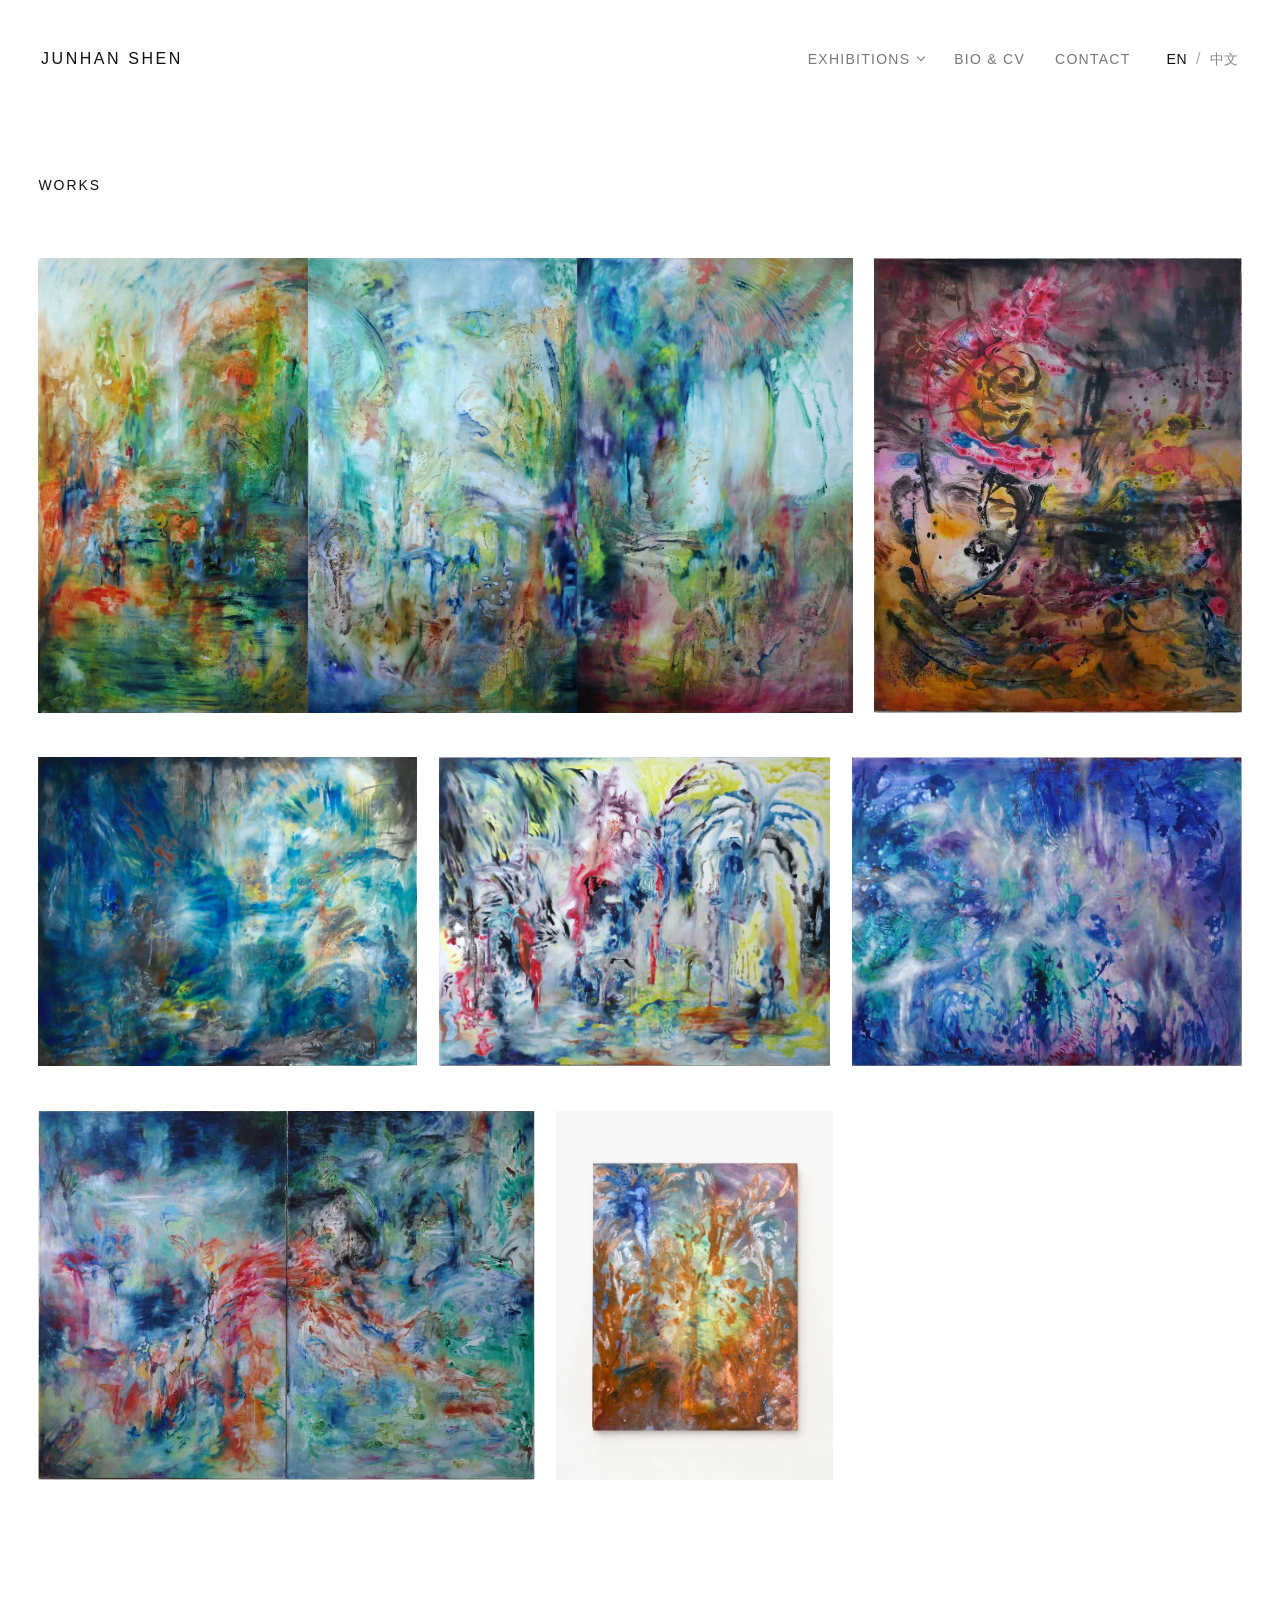
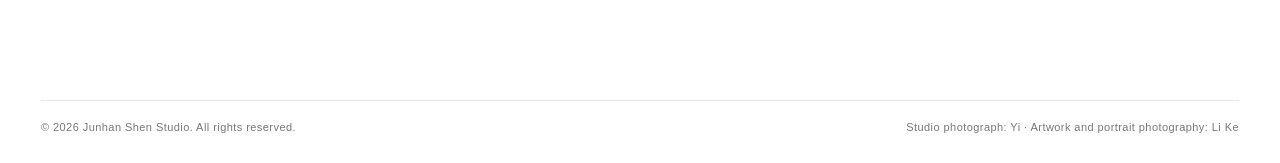
<file: work.html>
<!doctype html><html lang="en"><head><meta charset="utf-8"><meta name="viewport" content="width=device-width,initial-scale=1"><title data-en="Work — Junhan Shen" data-zh="作品 — 沈隽涵">Work — Junhan Shen</title><link rel="stylesheet" href="style.css?v=20261024-mobile-menu-fix"></head><body><header class="site-header"><a class="name" href="index.html">JUNHAN SHEN</a><button class="menu" type="button" aria-label="Toggle menu" data-label-en="Toggle menu" data-label-zh="切换菜单" data-en="Menu" data-zh="菜单" aria-expanded="false" aria-controls="main-navigation">Menu</button><nav id="main-navigation" aria-label="Main navigation" data-label-en="Main navigation" data-label-zh="主导航"><div class="nav-exhibitions"><button type="button" class="nav-exhibitions-toggle" aria-expanded="false" aria-controls="exhibition-menu" data-en="Exhibitions" data-zh="展览">Exhibitions</button><div class="exhibition-menu" id="exhibition-menu" hidden><a href="untranslated-things.html" data-en="Untranslated Things" data-zh="Untranslated Things（未译之物）">Untranslated Things</a><a href="circuitry.html">Circuitry</a></div></div><a href="biography.html" data-en="Bio &amp; CV" data-zh="简介与简历">Bio &amp; CV</a><a href="contact.html" data-en="Contact" data-zh="联系">Contact</a><span class="lang"><button type="button" data-lang="en">EN</button><i>/</i><button type="button" data-lang="zh">中文</button></span></nav></header><main class="page works-page"><h1 class="page-title" data-en="Works" data-zh="作品">Works</h1><div class="work-grid"><figure class="work-card work-wide work-hero" data-index="0" data-title="A Print In The Sand Indicates The Tiger’s Passage" data-year="2026" data-medium="Acrylic, oil, and pigment powder on canvas" data-size="60 × 108 in" data-src="A Print In The Sand Indicates The Tiger’s Passage..jpg?v=20261024-triptych-update" data-title-zh="沙滩上的印记表明老虎的行进路线" data-medium-zh="布面丙烯、油彩及色粉"><img src="A Print In The Sand Indicates The Tiger’s Passage..jpg?v=20261024-triptych-update" alt="A Print In The Sand Indicates The Tiger’s Passage" width="2047" height="1143" loading="lazy"></figure><figure class="work-card work-portrait" data-index="5" data-title="The Egg, The Bird" data-year="2026" data-medium="Acrylic, oil, and pigment powder on canvas" data-size="60 × 48 in" data-src="The egg, the bird.jpg" data-title-zh="蛋，鸟" data-medium-zh="布面丙烯、油彩及色粉"><img src="The egg, the bird.jpg" alt="The Egg, The Bird" width="1354" height="1677" loading="lazy"></figure><figure class="work-card work-landscape" data-index="1" data-title="Into Thin Air" data-year="2026" data-medium="Acrylic, oil, and color powder on canvas" data-size="60 × 48 in" data-src="Into Thin Air.jpg?v=20261011-photo" data-title-zh="消散于无形" data-medium-zh="布面丙烯、油彩及色粉" data-quote="Our revels now are ended. These our actors,&#10;As I foretold you, were all spirits and&#10;Are melted into air, into thin air;&#10;And like the baseless fabric of this vision,&#10;The cloud-capped towers, the gorgeous palaces,&#10;The solemn temples, the great globe itself,&#10;Yea, all which it inherit, shall dissolve,&#10;And, like this insubstantial pageant faded,&#10;Leave not a rack behind. We are such stuff&#10;As dreams are made on, and our little life&#10;Is rounded with a sleep." data-source="William Shakespeare, The Tempest (Prospero, Act IV, scene 1)" data-quote-zh="我们的欢宴结束了。这些演员，&#10;正如我曾告诉你的，原本都是精灵，&#10;如今都已融入空气，消散于无形；&#10;就像这幻象虚幻的根基，&#10;高耸入云的楼台、壮丽的宫殿、&#10;庄严的庙宇，乃至这广大的地球，&#10;以及它所容纳的一切，都将消散；&#10;如同这无形的盛景渐渐消逝，&#10;连一缕云影也不会留下。我们是&#10;梦所织成的材料，而我们短暂的一生，&#10;终在一场长眠中落幕。" data-source-zh="威廉·莎士比亚，《暴风雨》（普洛斯彼罗，第四幕第一场）"><img src="Into Thin Air.jpg?v=20261011-photo" alt="Into Thin Air" width="2048" height="1667" loading="lazy"></figure><figure class="work-card work-landscape" data-index="3" data-title="Memories Below the Waterline" data-year="2026" data-medium="Acrylic, oil, and color powder on canvas" data-size="48 × 60 in" data-src="Memories Below the Waterline.jpg" data-title-zh="水线之下的记忆" data-medium-zh="布面丙烯、油彩及色粉"><img src="Memories Below the Waterline.jpg" alt="Memories Below the Waterline" width="2000" height="1622" loading="lazy"></figure><figure class="work-card work-landscape" data-index="4" data-title="When We Talk About a Wet Summer" data-year="2026" data-medium="Acrylic, oil, and color powder on canvas" data-size="48 × 60 in" data-src="When We Talk About a Wet Summer.jpg" data-title-zh="当我们谈论潮湿的夏天" data-medium-zh="布面丙烯、油彩及色粉"><img src="When We Talk About a Wet Summer.jpg" alt="When We Talk About a Wet Summer" width="2000" height="1659" loading="lazy"></figure><figure class="work-card work-landscape" data-index="2" data-title="Infinite Distance Within Two Meters" data-year="2026" data-medium="Acrylic, oil, and pigment powder on canvas" data-size="60 × 80 in" data-src="Infinite Distance Within Two Meters.jpg" data-title-zh="两米之内的无限距离" data-medium-zh="布面丙烯、油彩及色粉"><img src="Infinite Distance Within Two Meters.jpg" alt="Infinite Distance Within Two Meters" width="1731" height="1288" loading="lazy"></figure><figure class="work-card work-small" data-index="6" data-title="L’Éponge, L’Orange" data-year="2026" data-medium="Mixed media on wood" data-size="14 × 11 in" data-src="L’Éponge, L’Orange.jpg" data-title-zh="海绵，橙子" data-medium-zh="木板综合材料"><img src="L’Éponge, L’Orange.jpg" alt="L’Éponge, L’Orange" width="1500" height="2000" loading="lazy"></figure></div></main><div class="viewer" id="viewer"><button class="viewer-close" aria-label="Close" data-label-en="Close" data-label-zh="关闭">×</button><button class="viewer-prev" aria-label="Previous" data-label-en="Previous" data-label-zh="上一件作品">‹</button><div class="viewer-info"><p><em id="viewer-title"></em><br><span id="viewer-year"></span><br><span id="viewer-medium"></span><br><span id="viewer-size"></span></p><blockquote id="viewer-quote"></blockquote><p class="viewer-source" id="viewer-source"></p></div><div class="viewer-art"><img id="viewer-image" alt=""></div><button class="viewer-next" aria-label="Next" data-label-en="Next" data-label-zh="下一件作品">›</button></div><script src="site.js?v=20261024-mobile-menu-fix" defer></script><footer class="site-footer"><span data-en="© 2026 Junhan Shen Studio. All rights reserved." data-zh="© 2026 沈隽涵工作室。保留所有权利。">© 2026 Junhan Shen Studio. All rights reserved.</span><span class="credits" data-en="Studio photograph: Yi · Artwork and portrait photography: Li Ke" data-zh="工作室照片：Yi · 作品与肖像摄影：Li Ke">Studio photograph: Yi · Artwork and portrait photography: Li Ke</span></footer></body></html>
</file>
<file: style.css>
:root{--fg:#111;--muted:#777;--line:#ddd;--pad:clamp(28px,3.2vw,58px);--sans:"Helvetica Neue",Helvetica,Arial,"Noto Sans SC","PingFang SC",sans-serif}*{box-sizing:border-box}body{margin:0;color:var(--fg);background:#fff;font-family:var(--sans);font-weight:300;line-height:1.6;letter-spacing:.025em}.site-header{padding:46px var(--pad) 24px;display:flex;justify-content:space-between;align-items:flex-start}.name{font-size:16px;letter-spacing:.16em;color:inherit;text-decoration:none;font-weight:400;white-space:nowrap}.site-header nav{display:flex;align-items:center;gap:30px}.site-header nav>a{font-size:14px;letter-spacing:.09em;text-transform:uppercase;text-decoration:none;color:#777;white-space:nowrap}.site-header nav>a:hover,.site-header nav>a[aria-current=page]{color:#111}.site-header nav>a[aria-current=page]{border-bottom:1px solid #111}.lang{display:flex;gap:9px;align-items:center;margin-left:6px}.lang button,.menu{border:0;background:none;padding:0;font:inherit;font-size:14px;letter-spacing:.04em;color:#888;cursor:pointer}.lang button.active{color:#111}.lang i{font-style:normal;color:#aaa}.menu{display:none}.home{min-height:calc(100vh - 140px);display:grid;place-items:center;padding:35px var(--pad) 75px}.hero{width:min(74vw,1120px);margin:0}.image-slot{background:#f3f3f3;aspect-ratio:1.55/1;display:grid;place-items:center;color:#bbb;font-size:12px}.page{padding:78px var(--pad) 130px}.page-title{font-size:14px;font-weight:400;letter-spacing:.14em;text-transform:uppercase;margin:0 0 62px}.text-page{max-width:1040px}.bio-copy{font-size:23px;line-height:2.05;letter-spacing:.035em;max-width:1000px;margin:0}

/* Artwork rows: intrinsic image ratios determine widths at a shared height. */
.works-page {
  max-width: none;
  padding-left: 3vw;
  padding-right: 3vw;
}
.work-grid {
  --work-column-gap: clamp(14px, 1.7vw, 30px);
  --work-row-gap: clamp(34px, 3.5vw, 62px);
  display: flex;
  flex-direction: column;
  align-items: flex-start;
  row-gap: var(--work-row-gap);
  margin-top: 15px;
}
.work-row {
  display: flex;
  align-items: flex-start;
  column-gap: var(--work-column-gap);
  /* Incomplete rows retain their share of the grid instead of enlarging. */
  width: calc((100% + var(--work-column-gap)) * var(--work-row-fill, 1) - var(--work-column-gap));
}
.work-card {
  flex: var(--artwork-ratio, 1) 1 0;
  min-width: 0;
  margin: 0;
  background: none;
  cursor: pointer;
}
.work-card img {
  display: block;
  width: 100%;
  height: auto;
}
.work-card figcaption {
  display: none;
}
.circuitry-grid {
  max-width: calc((100% - 2 * var(--work-column-gap)) / 3);
}
@media (max-width: 760px) {
  .work-grid {
    --work-column-gap: 10px;
    --work-row-gap: 20px;
  }
  .circuitry-grid {
    max-width: none;
  }
}

.cv{max-width:1120px}.cv-section{margin:0 0 58px}.cv-section h3{font-size:13px;letter-spacing:.11em;text-transform:uppercase;font-weight:400;margin:0 0 20px}.cv-row{display:grid;grid-template-columns:100px 1fr;gap:18px;font-size:14px;margin:0 0 10px}.cv-row strong{font-weight:400}.cv-row a{color:inherit;text-decoration-color:#aaa;text-underline-offset:3px}.cv-row a:hover,.cv-row a:focus{color:var(--muted);text-decoration-color:currentColor}.cv-row small{display:block;color:#777;font-size:13px}.exhibition{display:grid;grid-template-columns:100px 1fr;max-width:1050px;padding:14px 0;border-top:1px solid var(--line);font-size:14px}.exhibition-press{margin:0 0 85px;max-width:1050px}.exhibition-press h2{font-size:14px;font-weight:400;margin:0 0 24px}.press-list{border-bottom:1px solid var(--line)}.press-item{padding:18px 0;border-top:1px solid var(--line);font-size:14px}.press-item p{margin:0 0 8px;color:var(--muted);font-size:13px}.press-item a{color:inherit;text-decoration:underline;text-decoration-color:#999;text-underline-offset:4px}.press-item a:hover,.press-item a:focus{color:var(--muted);text-decoration-color:currentColor}.contact-copy{font-size:19px;line-height:1.9;max-width:760px}.contact-copy a{color:inherit;text-decoration:none;border-bottom:1px solid #999;overflow-wrap:anywhere}.viewer{position:fixed;inset:0;background:#fff;z-index:20;display:none;grid-template-columns:34% 66%;padding:60px}.viewer.open{display:grid}.viewer-info{align-self:center;padding:30px}.viewer-info h2{font-size:20px;letter-spacing:.15em;font-weight:400;margin:0 0 55px}.viewer-info p{color:#777;font-size:14px;line-height:2}.viewer-art{display:grid;place-items:center}.viewer-art .image-slot{width:min(75%,820px)}.viewer-close{position:absolute;right:35px;top:25px;border:0;background:none;font-size:25px;font-weight:200;cursor:pointer}.viewer-prev,.viewer-next{position:absolute;top:50%;border:0;background:none;font-size:38px;font-weight:200;color:#999;cursor:pointer}.viewer-prev{left:20px}.viewer-next{right:20px}@media(max-width:900px){.site-header{padding-top:28px}.menu{display:block}.site-header nav{display:none;position:absolute;left:0;right:0;top:70px;background:#fff;z-index:10;padding:24px var(--pad) 35px;flex-direction:column;align-items:flex-start;gap:17px}.site-header.open nav{display:flex}.lang{margin:8px 0 0}.bio-copy{font-size:18px;line-height:1.8}.viewer.open{display:block;padding:70px 24px 30px;overflow-y:auto}.viewer-info{padding:15px 0 30px}.viewer-info h2{margin-bottom:20px}.viewer-art .image-slot{width:100%}.page{padding-top:55px}.cv-row,.exhibition{grid-template-columns:72px 1fr}}
img{display:block;max-width:100%}.bio-layout{display:grid;grid-template-columns:minmax(0,1.35fr) minmax(280px,.65fr);gap:clamp(60px,8vw,150px);align-items:start;max-width:1450px}.bio-photo{margin:0;padding-top:76px}.bio-photo img{width:100%;height:auto}.viewer-art img{max-width:min(90%,980px);max-height:82vh;width:auto;height:auto}.viewer-info em{font-style:italic;color:#111}@media(max-width:900px){.bio-layout{grid-template-columns:1fr;gap:45px}.bio-photo{padding-top:0;max-width:520px}.viewer-art img{max-width:100%;max-height:58vh}}
/* The original studio photograph on desktop and phone homepages. */
.hero-studio{width:min(36vw,520px)}
.hero-studio img{width:100%;height:auto}
@media(max-width:900px){.hero-studio{width:min(76vw,470px)}}
@media(max-width:760px){
  .home{padding-left:18px;padding-right:18px}
  .hero-studio{width:100%;max-width:520px}
}
/* Biography and the full CV share one page. */
.biography-page{max-width:1450px}
.biography-page .cv{margin-top:clamp(72px,10vw,130px);scroll-margin-top:40px}
/* A compact disclosure links directly to each exhibition. */
.nav-exhibitions{position:relative}
.nav-exhibitions-toggle{display:flex;align-items:center;gap:8px;padding:0;border:0;background:none;font:inherit;font-size:14px;letter-spacing:.09em;text-transform:uppercase;color:var(--muted);white-space:nowrap;cursor:pointer}
.nav-exhibitions-toggle::after{content:"";width:5px;height:5px;margin-top:-3px;border-right:1px solid currentColor;border-bottom:1px solid currentColor;transform:rotate(45deg)}
.nav-exhibitions.is-open>.nav-exhibitions-toggle::after{margin-top:3px;transform:rotate(225deg)}
.nav-exhibitions-toggle:hover,.nav-exhibitions.is-open>.nav-exhibitions-toggle,.nav-exhibitions[data-active]>.nav-exhibitions-toggle{color:var(--fg)}
.nav-exhibitions[data-active]>.nav-exhibitions-toggle{border-bottom:1px solid var(--fg)}
.exhibition-menu{position:absolute;top:100%;left:-16px;z-index:15;min-width:230px;max-width:calc(100vw - 2 * var(--pad));padding:12px 16px 10px;background:#fff;box-shadow:0 6px 14px #0000000a}
.exhibition-menu[hidden]{display:none}
.exhibition-menu a{display:block;padding:9px 0;font-size:14px;line-height:1.5;color:var(--muted);text-decoration:none}
.exhibition-menu a:hover,.exhibition-menu a[aria-current=page]{color:var(--fg)}
.site-header a:focus-visible,.site-header button:focus-visible{outline:1px solid var(--fg);outline-offset:5px}
@media(max-width:900px){
  .site-header nav{max-height:calc(100dvh - 70px);overflow-y:auto}
  .exhibition-menu{position:static;min-width:0;padding:8px 0 0 16px;box-shadow:none}
  .nav-exhibitions-toggle{min-height:44px}
  .exhibition-menu a{display:flex;align-items:center;min-height:44px;padding:10px 0}
}
.viewer-info h2{display:none!important}
.site-footer{max-width:none;margin:90px 3.2vw 28px;padding-top:18px;border-top:1px solid #e5e5e5;display:flex;justify-content:space-between;gap:24px;font-size:11px;line-height:1.5;letter-spacing:.04em;color:#777}
.site-footer .credits{text-align:right}
@media(max-width:900px){.site-footer{margin-top:60px;display:block}.site-footer .credits{text-align:left;margin-top:8px}}

.exhibition-head{margin:20px 0 48px;display:grid;grid-template-columns:minmax(260px,1fr) 1fr;gap:60px;align-items:start}.exhibition-head h1{font-size:clamp(28px,3vw,48px);font-weight:300;margin:0}.exhibition-head p{font-size:13px;line-height:1.65;margin:5px 0 0}.exhibition-head .exhibition-subtitle{font-size:12px;line-height:1.65;color:var(--muted);margin:12px 0 0}.exhibition-intro{max-width:900px;margin-bottom:70px}.exhibition-summary{font-size:clamp(16px,1.3vw,20px);line-height:1.6;margin:0}.exhibition-participants{margin-top:22px;font-size:13px}.exhibition-participants summary{cursor:pointer;color:var(--muted)}.exhibition-participants p{font-size:14px;line-height:1.7;margin-top:14px}.exhibition-images{margin-bottom:85px}.exhibition-images[hidden]{display:none}.image-placeholder{font-size:12px;color:#aaa}

/* Full-frame installation photographs and their independent slideshow controls. */
.installation-gallery{width:85%;max-width:935px;margin-left:auto;margin-right:auto}
.installation-gallery h2{font-size:14px;font-weight:400;margin:0 0 24px}
.installation-figure{margin:0}
.installation-image{display:block;width:100%;aspect-ratio:2048 / 1365;padding:0;border:0;background:none;cursor:pointer;touch-action:pan-y}
.installation-image img{width:100%;height:100%;object-fit:contain;animation:installation-reveal .3s ease}
.installation-image img[hidden]{display:none}
.installation-image [data-installation-slide][hidden]{display:none}
.installation-collage{--collage-gap:clamp(6px,.8vw,12px);display:flex;justify-content:center;gap:var(--collage-gap);width:100%;height:100%}
.installation-image .installation-collage-primary{flex:none;width:auto;max-width:none;height:100%}
.installation-collage-stack{display:flex;flex-direction:column;align-items:center;gap:var(--collage-gap);height:100%;flex:none}
.installation-image .installation-collage-stack img{flex:none;width:auto;max-width:none;height:calc((100% - var(--collage-gap)) / 2)}
/* Match the book photographs with per-channel color adjustments; keep original image detail. */
.installation-color-defs{position:absolute;width:0;height:0;overflow:hidden;pointer-events:none}
.installation-diptych{--diptych-gap:clamp(6px,.8vw,12px);display:flex;flex-direction:column;align-items:center;gap:var(--diptych-gap);width:100%;height:100%}
.installation-image .installation-diptych img{flex:none;width:auto;max-width:none;height:calc((100% - var(--diptych-gap)) / 2)}
.installation-arrow{display:grid;place-items:center;width:36px;height:36px;padding:0;border:0;background:none;color:var(--muted);font:inherit;font-size:28px;line-height:1;cursor:pointer}
.installation-arrow:hover{color:var(--fg)}
.installation-image:focus-visible,.installation-arrow:focus-visible{outline:2px solid var(--fg);outline-offset:3px}
.installation-caption{display:flex;justify-content:space-between;gap:24px;margin-top:12px;color:var(--muted);font-size:12px;line-height:1.65}
.installation-caption p{margin:0}
.installation-controls{display:flex;align-items:center;gap:8px;flex-shrink:0}
.installation-count{white-space:nowrap;font-variant-numeric:tabular-nums}
/* Portrait photographs retain their complete framing at a comfortable height. */
.circuitry-installation .installation-image{height:min(68vh,680px);height:min(68svh,680px);aspect-ratio:auto}
@media(max-width:760px){
  .circuitry-installation{width:100%}
  .circuitry-installation .installation-image{height:auto;aspect-ratio:3 / 4;max-height:70vh;max-height:70svh}
}
/* Process film and its optional text description. */
.exhibition-process{width:85%;max-width:935px;margin:clamp(70px,11vh,130px) auto 0}
.exhibition-process h2{font-size:14px;font-weight:400;margin:0 0 24px}
.process-figure{margin:0}
.process-video{display:block;width:100%;height:auto;aspect-ratio:16/9;object-fit:contain;background:#fff}
.process-video:focus-visible,.process-description summary:focus-visible{outline:2px solid var(--fg);outline-offset:3px}
.process-caption{margin-top:12px;color:var(--muted);font-size:12px;line-height:1.65}
.process-caption p{margin:0}
.process-description{margin-top:16px;color:var(--muted);font-size:12px;line-height:1.65}
.process-description summary{cursor:pointer}
.process-description p{max-width:800px;margin:12px 0}
.process-description h3{font-size:12px;font-weight:400;color:var(--fg);margin:20px 0 8px}
@keyframes installation-reveal{from{opacity:.5}to{opacity:1}}
@media(max-width:760px){
  .installation-gallery h2{margin-bottom:18px}
  .installation-arrow{width:44px;height:44px;font-size:26px}
  .installation-caption{flex-direction:column;gap:8px;font-size:11px}
  .installation-controls{align-self:flex-end}
  .exhibition-process{margin-top:55px}
  .exhibition-process h2{margin-bottom:18px}
  .process-caption{font-size:11px}
}
@media(prefers-reduced-motion:reduce){.installation-image img{animation:none}}

.exhibition-works h2{font-size:14px;font-weight:400;margin:0 0 45px}.viewer-info blockquote{margin:28px 0 8px;padding:0;font-size:13px;line-height:1.65;font-style:italic;white-space:pre-line;max-width:300px}.viewer-info .viewer-description{margin:28px 0 0;color:var(--fg);font-size:13px;line-height:1.65;max-width:320px}.viewer-source{font-size:11px!important;line-height:1.5!important;color:#777}@media(max-width:760px){.exhibition-head{grid-template-columns:1fr;gap:16px;margin-bottom:40px}.exhibition-intro{margin-bottom:40px}.exhibition-images,.exhibition-press{margin-bottom:55px}}

/* Project context and audience responses, aligned with the installation images. */
.project-exhibition{width:85%;max-width:935px;margin:0 auto 85px}
.project-exhibition h2{font-size:14px;font-weight:400;margin:0 0 24px}
.project-exhibition p{font-size:15px;line-height:1.8;margin:0 0 20px}
.project-exhibition p:last-child{margin-bottom:0}
@media(max-width:760px){
  .project-exhibition{width:100%;margin-bottom:55px}
  .project-exhibition h2{margin-bottom:18px}
}
</file>
